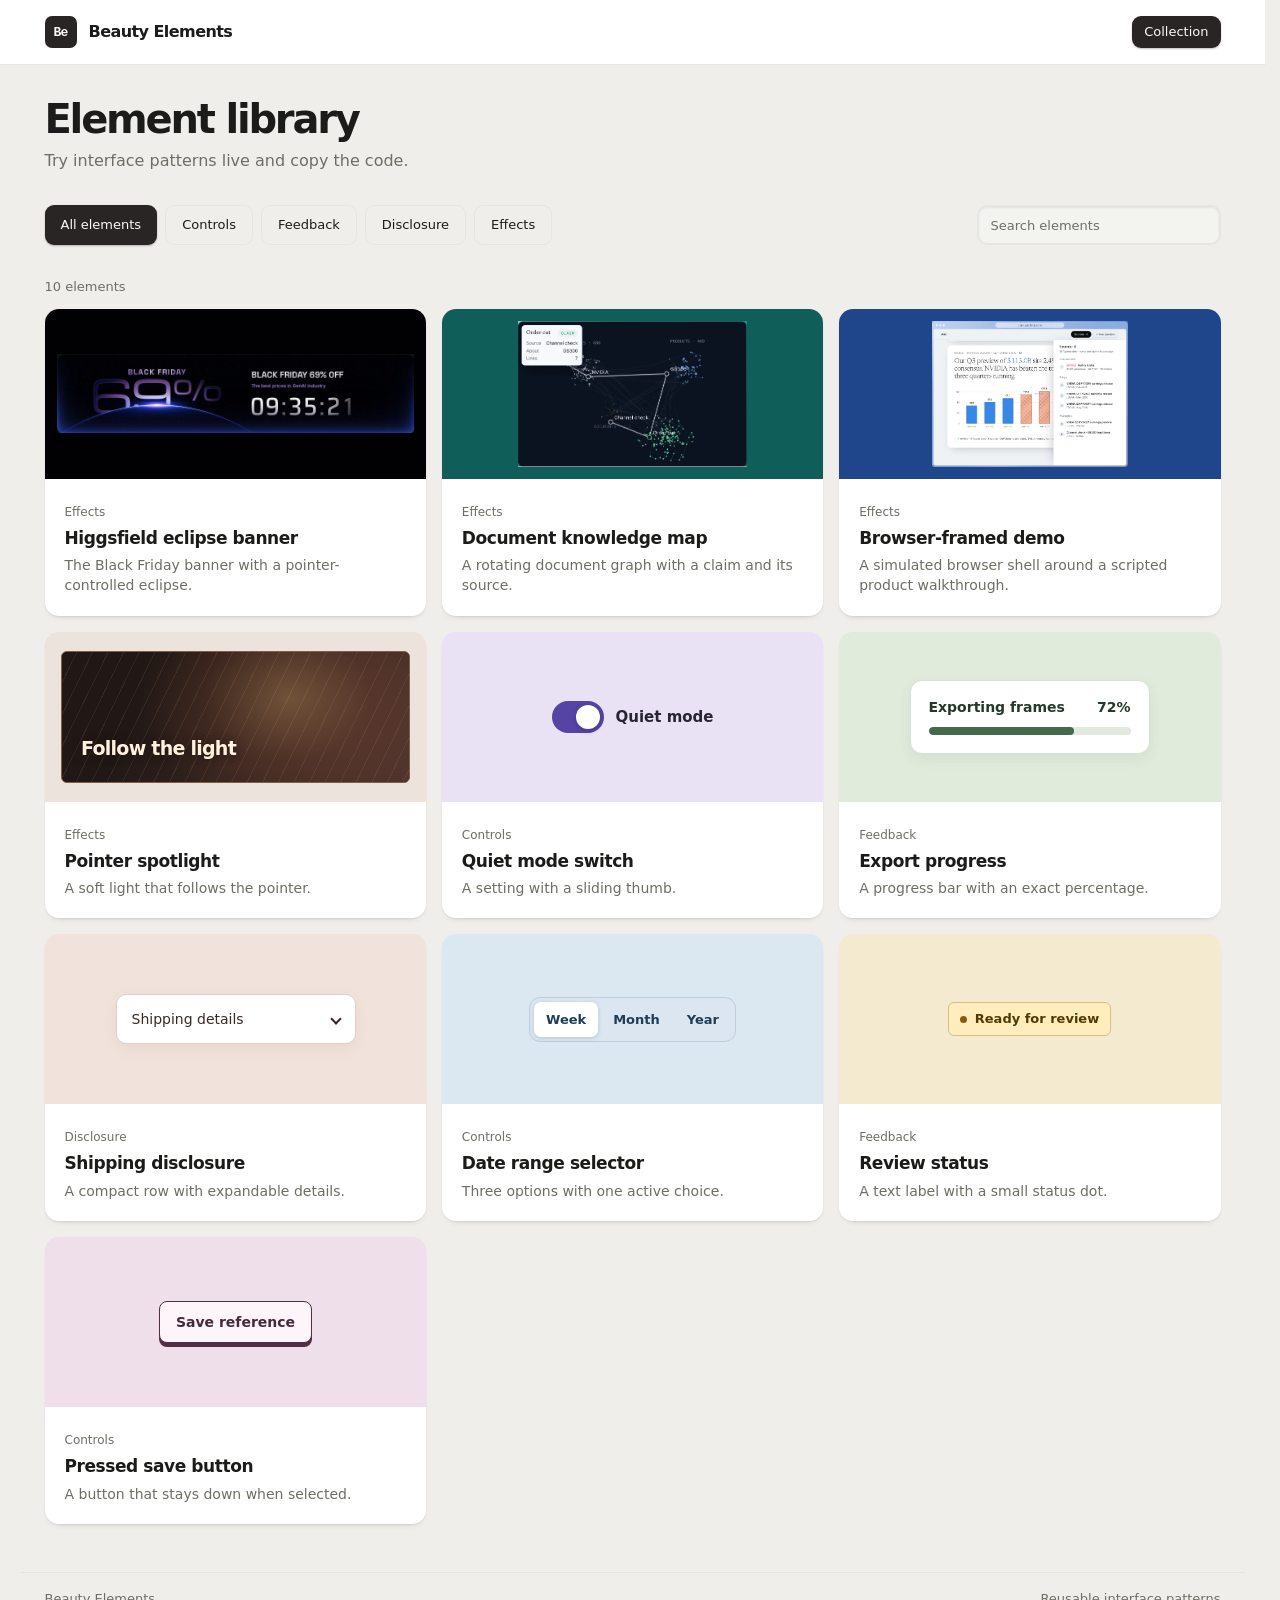
<file: index.html>
<!doctype html>
<html lang="en">
  <head>
    <meta charset="UTF-8" />
    <meta name="viewport" content="width=device-width, initial-scale=1.0" />
    <meta name="description" content="Browse and study reusable UI patterns with live examples and source code." />
    <title>Beauty Elements</title>
    <script type="module" crossorigin src="./assets/index-C_NUYT80.js"></script>
    <link rel="stylesheet" crossorigin href="./assets/index-BrDX8QyM.css">
  </head>
  <body>
    <div id="root"></div>
  </body>
</html>
</file>
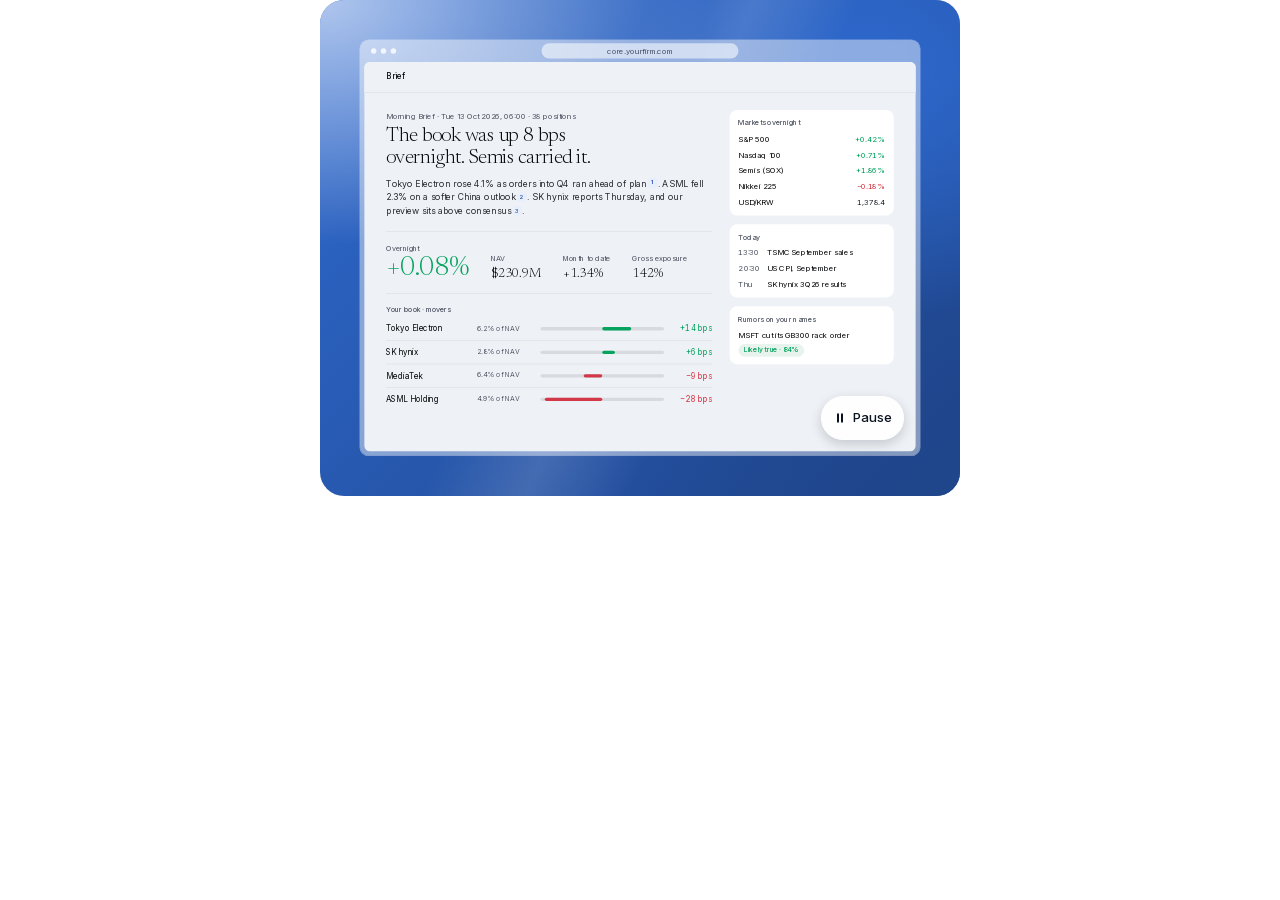
<file: specimens/browser-frame/index.html>
<!doctype html>
<html lang="en">
<head>
  <meta charset="utf-8">
  <meta name="viewport" content="width=device-width, initial-scale=1">
  <meta http-equiv="Content-Security-Policy" content="default-src 'none'; script-src 'self'; style-src 'self' 'unsafe-inline'; img-src 'self' data:; font-src data:; base-uri 'none'; form-action 'none'">
  <title>Browser-framed demo</title>
  <link rel="stylesheet" href="./example.css">
  <script defer src="./reference-runtime.js"></script>
  <script defer src="./example.js"></script>
</head>
<body class="__className_d8ebd1">
<div id="reference" class="relative isolate overflow-hidden rounded-[24px] ring-1 ring-inset ring-white/10 lg:col-span-7">
  <div class="absolute inset-0 -z-10" style="background:radial-gradient(110% 90% at 0% 0%, #b0c6ed 0%, transparent 55%), radial-gradient(80% 70% at 85% 15%, #2e69ce 0%, transparent 70%), radial-gradient(90% 90% at 100% 100%, #1f458b 0%, transparent 65%), linear-gradient(135deg, #2e69ce 0%, #1f458b 100%)"></div>
  <div class="absolute inset-0 -z-10 [background:linear-gradient(115deg,transparent_38%,rgb(255_255_255/0.14)_50%,transparent_62%)]" style="background:linear-gradient(115deg, transparent 38%, rgb(255 255 255 / 0.14) 50%, transparent 62%)"></div>
  <div class="p-4 sm:p-8 lg:p-10 flex justify-center">
    <div class="w-full max-w-[560px]">
      <figure class="relative m-0" aria-label="Browser-framed demo">
        <img id="poster" class="pointer-events-none absolute inset-0 h-full w-full select-none object-cover object-top" src="./media/poster.webp" width="560" height="416" alt="Still preview of the browser-framed demo">
        <div id="demo" class="relative" data-density="editorial" data-theme="light"></div>
      </figure>
    </div>
  </div>
</div>
</body>
</html>
</file>
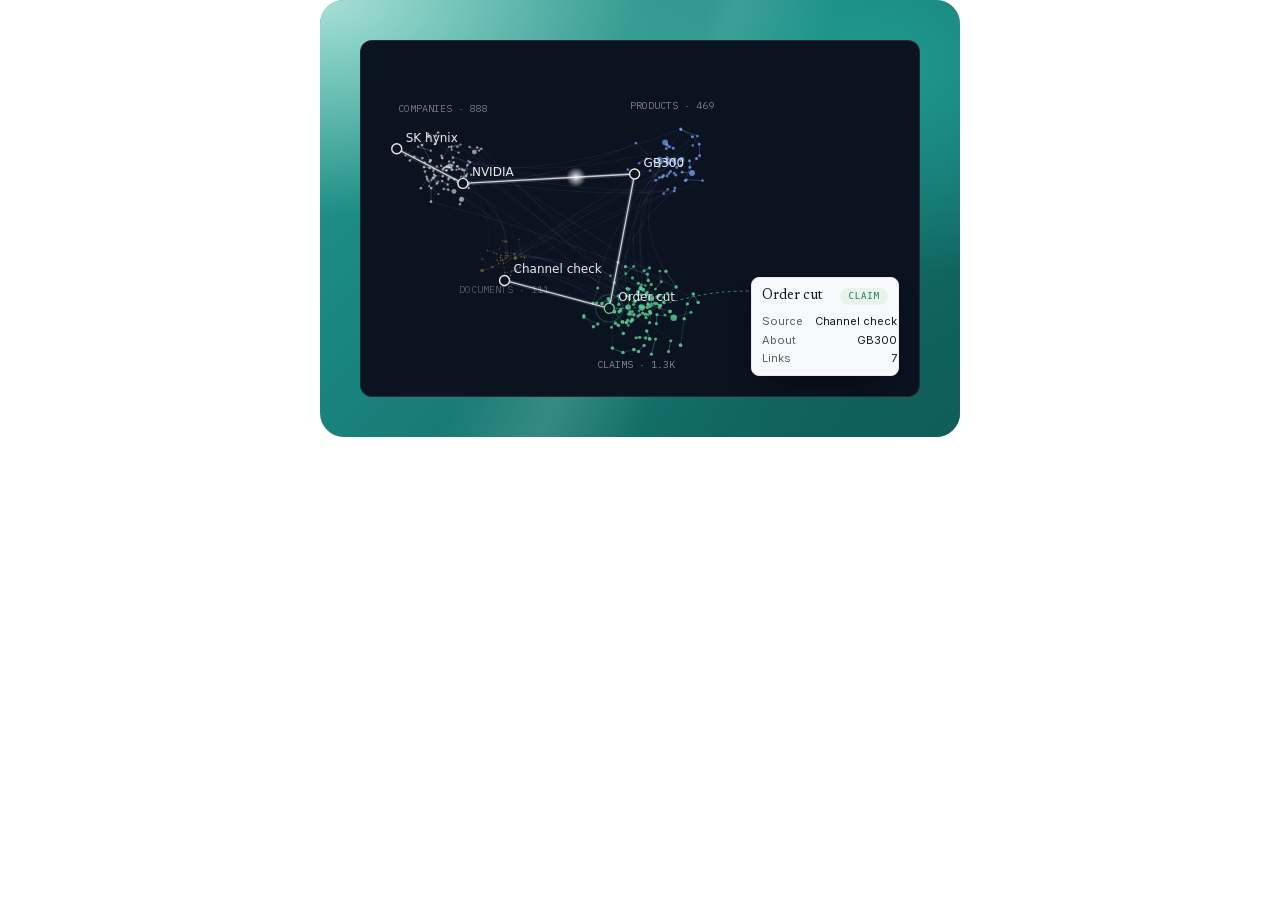
<file: specimens/knowledge-map/index.html>
<!doctype html>
<html lang="en">
<head>
  <meta charset="utf-8">
  <meta name="viewport" content="width=device-width, initial-scale=1">
  <meta http-equiv="Content-Security-Policy" content="default-src 'none'; script-src 'self'; style-src 'self' 'unsafe-inline'; img-src 'self' data:; font-src data:; base-uri 'none'; form-action 'none'">
  <title>Document knowledge map</title>
  <link rel="stylesheet" href="./example.css">
  <script defer src="./reference-runtime.js"></script>
  <script defer src="./example.js"></script>
</head>
<body class="__className_d8ebd1">
<div id="reference" class="relative isolate overflow-hidden rounded-[24px] ring-1 ring-inset ring-white/10 lg:col-span-7">
  <div class="absolute inset-0 -z-10" style="background:radial-gradient(110% 90% at 0% 0%, #a7e0d6 0%, transparent 55%), radial-gradient(80% 70% at 85% 15%, #1f9a8f 0%, transparent 70%), radial-gradient(90% 90% at 100% 100%, #0f5e5a 0%, transparent 65%), linear-gradient(135deg, #1f9a8f 0%, #0f5e5a 100%)"></div>
  <div class="absolute inset-0 -z-10 [background:linear-gradient(115deg,transparent_38%,rgb(255_255_255/0.14)_50%,transparent_62%)]" style="background:linear-gradient(115deg, transparent 38%, rgb(255 255 255 / 0.14) 50%, transparent 62%)"></div>
  <div class="p-4 sm:p-8 lg:p-10 flex justify-center">
    <div class="w-full max-w-[560px]">
      <figure class="relative m-0" aria-label="Document knowledge map">
        <img id="poster" class="pointer-events-none absolute inset-0 h-full w-full select-none object-cover object-top" src="./media/poster.webp" width="560" height="357" alt="Still preview of the document knowledge map">
        <div class="relative">
          <div id="demo" data-theme="dark" class="overflow-hidden rounded-[12px] border border-white/10 bg-[#0b1220] text-[#e9eaee] shadow-[0_24px_48px_-16px_rgb(10_20_40/0.28),0_2px_6px_rgb(10_20_40/0.08)]"></div>
        </div>
      </figure>
    </div>
  </div>
</div>
</body>
</html>
</file>
<file: assets/index-BrDX8QyM.css>
@font-face{font-family:Geist Variable;font-style:normal;font-display:swap;font-weight:100 900;src:url(./geist-cyrillic-ext-wght-normal-DjL33-gN.woff2)format("woff2-variations");unicode-range:U+460-52F,U+1C80-1C8A,U+20B4,U+2DE0-2DFF,U+A640-A69F,U+FE2E-FE2F}@font-face{font-family:Geist Variable;font-style:normal;font-display:swap;font-weight:100 900;src:url(./geist-cyrillic-wght-normal-BEAKL7Jp.woff2)format("woff2-variations");unicode-range:U+301,U+400-45F,U+490-491,U+4B0-4B1,U+2116}@font-face{font-family:Geist Variable;font-style:normal;font-display:swap;font-weight:100 900;src:url(./geist-vietnamese-wght-normal-6IgcOCM7.woff2)format("woff2-variations");unicode-range:U+102-103,U+110-111,U+128-129,U+168-169,U+1A0-1A1,U+1AF-1B0,U+300-301,U+303-304,U+308-309,U+323,U+329,U+1EA0-1EF9,U+20AB}@font-face{font-family:Geist Variable;font-style:normal;font-display:swap;font-weight:100 900;src:url(./geist-latin-ext-wght-normal-DC-KSUi6.woff2)format("woff2-variations");unicode-range:U+100-2BA,U+2BD-2C5,U+2C7-2CC,U+2CE-2D7,U+2DD-2FF,U+304,U+308,U+329,U+1D00-1DBF,U+1E00-1E9F,U+1EF2-1EFF,U+2020,U+20A0-20AB,U+20AD-20C0,U+2113,U+2C60-2C7F,U+A720-A7FF}@font-face{font-family:Geist Variable;font-style:normal;font-display:swap;font-weight:100 900;src:url(./geist-latin-wght-normal-BgDaEnEv.woff2)format("woff2-variations");unicode-range:U+??,U+131,U+152-153,U+2BB-2BC,U+2C6,U+2DA,U+2DC,U+304,U+308,U+329,U+2000-206F,U+20AC,U+2122,U+2191,U+2193,U+2212,U+2215,U+FEFF,U+FFFD}@layer properties{@supports (((-webkit-hyphens:none)) and (not (margin-trim:block))) or ((-moz-orient:inline) and (not (color:rgb(from red r g b)))){*,:before,:after,::backdrop{--tw-rotate-x:initial;--tw-rotate-y:initial;--tw-rotate-z:initial;--tw-skew-x:initial;--tw-skew-y:initial;--tw-space-y-reverse:0;--tw-border-style:solid;--tw-leading:initial;--tw-font-weight:initial;--tw-tracking:initial;--tw-shadow:0 0 #0000;--tw-shadow-color:initial;--tw-shadow-alpha:100%;--tw-inset-shadow:0 0 #0000;--tw-inset-shadow-color:initial;--tw-inset-shadow-alpha:100%;--tw-ring-color:initial;--tw-ring-shadow:0 0 #0000;--tw-inset-ring-color:initial;--tw-inset-ring-shadow:0 0 #0000;--tw-ring-inset:initial;--tw-ring-offset-width:0px;--tw-ring-offset-color:#fff;--tw-ring-offset-shadow:0 0 #0000;--tw-outline-style:solid;--tw-blur:initial;--tw-brightness:initial;--tw-contrast:initial;--tw-grayscale:initial;--tw-hue-rotate:initial;--tw-invert:initial;--tw-opacity:initial;--tw-saturate:initial;--tw-sepia:initial;--tw-drop-shadow:initial;--tw-drop-shadow-color:initial;--tw-drop-shadow-alpha:100%;--tw-drop-shadow-size:initial;--tw-duration:initial;--tw-translate-x:0;--tw-translate-y:0;--tw-translate-z:0;--tw-animation-delay:0s;--tw-animation-direction:normal;--tw-animation-duration:initial;--tw-animation-fill-mode:none;--tw-animation-iteration-count:1;--tw-enter-blur:0;--tw-enter-opacity:1;--tw-enter-rotate:0;--tw-enter-scale:1;--tw-enter-translate-x:0;--tw-enter-translate-y:0;--tw-exit-blur:0;--tw-exit-opacity:1;--tw-exit-rotate:0;--tw-exit-scale:1;--tw-exit-translate-x:0;--tw-exit-translate-y:0}}}@layer theme{:root,:host{--font-sans:var(--font-sans);--font-serif:var(--font-serif);--font-mono:var(--font-mono);--spacing:.25rem;--text-xs:.75rem;--text-xs--line-height:calc(1 / .75);--font-weight-medium:500;--tracking-widest:.1em;--leading-snug:1.375;--leading-relaxed:1.625;--shadow-sm:0 1px 3px 0 #0000001a, 0 1px 2px -1px #0000001a;--shadow-md:0 4px 6px -1px #0000001a, 0 2px 4px -2px #0000001a;--shadow-lg:0 10px 15px -3px #0000001a, 0 4px 6px -4px #0000001a;--ease-out:cubic-bezier(0, 0, .2, 1);--default-transition-duration:.15s;--default-transition-timing-function:cubic-bezier(.4, 0, .2, 1);--default-font-family:var(--font-sans);--default-mono-font-family:var(--font-mono)}}@layer base{*,:after,:before,::backdrop{box-sizing:border-box;border:0 solid;margin:0;padding:0}::file-selector-button{box-sizing:border-box;border:0 solid;margin:0;padding:0}html,:host{-webkit-text-size-adjust:100%;tab-size:4;line-height:1.5;font-family:var(--default-font-family,-apple-system, BlinkMacSystemFont, "Segoe UI", Roboto, "Helvetica Neue", "Noto Sans", Arial, sans-serif, "Apple Color Emoji", "Segoe UI Emoji", "Segoe UI Symbol", "Noto Color Emoji");font-feature-settings:var(--default-font-feature-settings,normal);font-variation-settings:var(--default-font-variation-settings,normal);-webkit-tap-highlight-color:transparent}hr{height:0;color:inherit;border-top-width:1px}abbr:where([title]){-webkit-text-decoration:underline dotted;text-decoration:underline dotted}h1,h2,h3,h4,h5,h6{font-size:inherit;font-weight:inherit}a{color:inherit;-webkit-text-decoration:inherit;-webkit-text-decoration:inherit;-webkit-text-decoration:inherit;-webkit-text-decoration:inherit;text-decoration:inherit}b,strong{font-weight:bolder}code,kbd,samp,pre{font-family:var(--default-mono-font-family,ui-monospace, SFMono-Regular, Menlo, Monaco, Consolas, "Liberation Mono", "Courier New", monospace);font-feature-settings:var(--default-mono-font-feature-settings,normal);font-variation-settings:var(--default-mono-font-variation-settings,normal);font-size:1em}small{font-size:80%}sub,sup{vertical-align:baseline;font-size:75%;line-height:0;position:relative}sub{bottom:-.25em}sup{top:-.5em}table{text-indent:0;border-color:inherit;border-collapse:collapse}:-moz-focusring:where(:not(iframe)){outline:auto}progress{vertical-align:baseline}summary{display:list-item}ol,ul,menu{list-style:none}img,svg,video,canvas,audio,iframe,embed,object{vertical-align:middle;display:block}img,video{max-width:100%;height:auto}button,input,select,optgroup,textarea{font:inherit;font-feature-settings:inherit;font-variation-settings:inherit;letter-spacing:inherit;color:inherit;opacity:1;background-color:#0000;border-radius:0}::file-selector-button{font:inherit;font-feature-settings:inherit;font-variation-settings:inherit;letter-spacing:inherit;color:inherit;opacity:1;background-color:#0000;border-radius:0}:where(select:is([multiple],[size])) optgroup{font-weight:bolder}:where(select:is([multiple],[size])) optgroup option{padding-inline-start:20px}::file-selector-button{margin-inline-end:4px}::placeholder{opacity:1}@supports (not ((-webkit-appearance:-apple-pay-button))) or (contain-intrinsic-size:1px){::placeholder{color:currentColor}@supports (color:color-mix(in lab, red, red)){::placeholder{color:color-mix(in oklab, currentcolor 50%, transparent)}}}textarea{resize:vertical}::-webkit-search-decoration{-webkit-appearance:none}::-webkit-date-and-time-value{min-height:1lh;text-align:inherit}::-webkit-datetime-edit{display:inline-flex}::-webkit-datetime-edit-fields-wrapper{padding:0}::-webkit-datetime-edit{padding-block:0}::-webkit-datetime-edit-year-field{padding-block:0}::-webkit-datetime-edit-month-field{padding-block:0}::-webkit-datetime-edit-day-field{padding-block:0}::-webkit-datetime-edit-hour-field{padding-block:0}::-webkit-datetime-edit-minute-field{padding-block:0}::-webkit-datetime-edit-second-field{padding-block:0}::-webkit-datetime-edit-millisecond-field{padding-block:0}::-webkit-datetime-edit-meridiem-field{padding-block:0}::-webkit-calendar-picker-indicator{line-height:1}:-moz-ui-invalid{box-shadow:none}button,input:where([type=button],[type=reset],[type=submit]){appearance:button}::file-selector-button{appearance:button}::-webkit-inner-spin-button{height:auto}::-webkit-outer-spin-button{height:auto}[hidden]:where(:not([hidden=until-found])){display:none!important}*{border-color:var(--border);outline-color:var(--ring)}@supports (color:color-mix(in lab, red, red)){*{outline-color:color-mix(in oklab, var(--ring) 50%, transparent)}}body{background-color:var(--background);color:var(--foreground);font-family:var(--font-sans);-webkit-font-smoothing:antialiased;text-rendering:optimizelegibility}::selection{background:var(--primary);color:var(--primary-foreground)}html{scrollbar-gutter:stable}@supports (scrollbar-gutter:stable){html body[data-scroll-locked]{margin-right:0!important}}}@layer components;@layer utilities{.pointer-events-none{pointer-events:none}.visible{visibility:visible}.absolute{position:absolute}.fixed{position:fixed}.static{position:static}.inset-0{inset:0}.left-0{left:0}.block{display:block}.contents{display:contents}.flex{display:flex}.inline{display:inline}.inline-flex{display:inline-flex}.table{display:table}.size-full{width:100%;height:100%}.h-8{height:calc(var(--spacing) * 8)}.h-10{height:calc(var(--spacing) * 10)}.h-11{height:calc(var(--spacing) * 11)}.min-h-\[5\.5rem\]{min-height:5.5rem}.w-8{width:calc(var(--spacing) * 8)}.w-10{width:calc(var(--spacing) * 10)}.w-full{width:100%}.shrink{flex-shrink:1}.transform{transform:var(--tw-rotate-x, ) var(--tw-rotate-y, ) var(--tw-rotate-z, ) var(--tw-skew-x, ) var(--tw-skew-y, )}.resize{resize:both}.resize-y{resize:vertical}.flex-col{flex-direction:column}.items-center{align-items:center}.justify-center{justify-content:center}.gap-2{gap:calc(var(--spacing) * 2)}:where(.space-y-1>:not(:last-child)){--tw-space-y-reverse:0;margin-block-start:calc(var(--spacing) * var(--tw-space-y-reverse));margin-block-end:calc(var(--spacing) * calc(1 - var(--tw-space-y-reverse)))}.rounded-\[0\.5rem\]{border-radius:.5rem}.rounded-\[0\.625rem\]{border-radius:.625rem}.rounded-\[0\.875rem\]{border-radius:.875rem}.rounded-\[0\.5625rem\]{border-radius:.5625rem}.rounded-\[inherit\]{border-radius:inherit}.border{border-style:var(--tw-border-style);border-width:1px}.border-2{border-style:var(--tw-border-style);border-width:2px}.border-l{border-left-style:var(--tw-border-style);border-left-width:1px}.border-border{border-color:var(--border)}.bg-card{background-color:var(--card)}.bg-destructive{background-color:var(--destructive)}.bg-input{background-color:var(--input)}.bg-primary{background-color:var(--primary)}.bg-transparent{background-color:#0000}.object-cover{object-fit:cover}.p-5{padding:calc(var(--spacing) * 5)}.px-0{padding-inline:0}.px-3{padding-inline:calc(var(--spacing) * 3)}.px-4{padding-inline:calc(var(--spacing) * 4)}.px-5{padding-inline:calc(var(--spacing) * 5)}.py-2{padding-block:calc(var(--spacing) * 2)}.py-2\.5{padding-block:calc(var(--spacing) * 2.5)}.pt-0{padding-top:0}.font-mono{font-family:var(--font-mono)}.text-xs{font-size:var(--text-xs);line-height:var(--tw-leading,var(--text-xs--line-height))}.text-\[0\.8125rem\]{font-size:.8125rem}.text-\[0\.9375rem\]{font-size:.9375rem}.leading-\[1\.25rem\]{--tw-leading:1.25rem;line-height:1.25rem}.leading-relaxed{--tw-leading:var(--leading-relaxed);line-height:var(--leading-relaxed)}.leading-snug{--tw-leading:var(--leading-snug);line-height:var(--leading-snug)}.font-medium{--tw-font-weight:var(--font-weight-medium);font-weight:var(--font-weight-medium)}.tracking-\[-0\.02em\]{--tw-tracking:-.02em;letter-spacing:-.02em}.tracking-widest{--tw-tracking:var(--tracking-widest);letter-spacing:var(--tracking-widest)}.whitespace-nowrap{white-space:nowrap}.text-accent-foreground{color:var(--accent-foreground)}.text-card-foreground{color:var(--card-foreground)}.text-destructive-foreground{color:var(--destructive-foreground)}.text-foreground{color:var(--foreground)}.text-muted-foreground{color:var(--muted-foreground)}.text-primary{color:var(--primary)}.text-primary-foreground{color:var(--primary-foreground)}.uppercase{text-transform:uppercase}.underline-offset-4{text-underline-offset:4px}.shadow{--tw-shadow:0 1px 3px 0 var(--tw-shadow-color,#0000001a), 0 1px 2px -1px var(--tw-shadow-color,#0000001a);box-shadow:var(--tw-inset-shadow), var(--tw-inset-ring-shadow), var(--tw-ring-offset-shadow), var(--tw-ring-shadow), var(--tw-shadow)}.shadow-\[var\(--shadow-cap\)\]{--tw-shadow:var(--shadow-cap);box-shadow:var(--tw-inset-shadow), var(--tw-inset-ring-shadow), var(--tw-ring-offset-shadow), var(--tw-ring-shadow), var(--tw-shadow)}.shadow-\[var\(--shadow-lift\)\]{--tw-shadow:var(--shadow-lift);box-shadow:var(--tw-inset-shadow), var(--tw-inset-ring-shadow), var(--tw-ring-offset-shadow), var(--tw-ring-shadow), var(--tw-shadow)}.shadow-\[var\(--shadow-thumb\)\]{--tw-shadow:var(--shadow-thumb);box-shadow:var(--tw-inset-shadow), var(--tw-inset-ring-shadow), var(--tw-ring-offset-shadow), var(--tw-ring-shadow), var(--tw-shadow)}.shadow-\[var\(--shadow-well\)\]{--tw-shadow:var(--shadow-well);box-shadow:var(--tw-inset-shadow), var(--tw-inset-ring-shadow), var(--tw-ring-offset-shadow), var(--tw-ring-shadow), var(--tw-shadow)}.ring{--tw-ring-shadow:var(--tw-ring-inset, ) 0 0 0 calc(1px + var(--tw-ring-offset-width)) var(--tw-ring-color,currentcolor);box-shadow:var(--tw-inset-shadow), var(--tw-inset-ring-shadow), var(--tw-ring-offset-shadow), var(--tw-ring-shadow), var(--tw-shadow)}.outline{outline-style:var(--tw-outline-style);outline-width:1px}.filter{filter:var(--tw-blur, ) var(--tw-brightness, ) var(--tw-contrast, ) var(--tw-grayscale, ) var(--tw-hue-rotate, ) var(--tw-invert, ) var(--tw-saturate, ) var(--tw-sepia, ) var(--tw-drop-shadow, )}.transition-\[background-color\,border-color\,box-shadow\,transform\]{transition-property:background-color,border-color,box-shadow,transform;transition-timing-function:var(--tw-ease,var(--default-transition-timing-function));transition-duration:var(--tw-duration,var(--default-transition-duration))}.transition-\[background-color\,border-color\,box-shadow\]{transition-property:background-color,border-color,box-shadow;transition-timing-function:var(--tw-ease,var(--default-transition-timing-function));transition-duration:var(--tw-duration,var(--default-transition-duration))}.duration-fast{--tw-duration:var(--transition-duration-fast);transition-duration:var(--transition-duration-fast)}.select-none{-webkit-user-select:none;user-select:none}.paused{animation-play-state:paused}.file\:border-0::file-selector-button{border-style:var(--tw-border-style);border-width:0}.file\:bg-transparent::file-selector-button{background-color:#0000}.file\:text-\[0\.8125rem\]::file-selector-button{font-size:.8125rem}.file\:font-medium::file-selector-button{--tw-font-weight:var(--font-weight-medium);font-weight:var(--font-weight-medium)}.file\:text-foreground::file-selector-button{color:var(--foreground)}.placeholder\:text-muted-foreground::placeholder{color:var(--muted-foreground)}@media (hover:hover){.hover\:border-foreground\/30:hover{border-color:var(--foreground)}@supports (color:color-mix(in lab, red, red)){.hover\:border-foreground\/30:hover{border-color:color-mix(in oklab, var(--foreground) 30%, transparent)}}.hover\:bg-destructive\/90:hover{background-color:var(--destructive)}@supports (color:color-mix(in lab, red, red)){.hover\:bg-destructive\/90:hover{background-color:color-mix(in oklab, var(--destructive) 90%, transparent)}}.hover\:bg-primary\/90:hover{background-color:var(--primary)}@supports (color:color-mix(in lab, red, red)){.hover\:bg-primary\/90:hover{background-color:color-mix(in oklab, var(--primary) 90%, transparent)}}.hover\:bg-secondary:hover{background-color:var(--secondary)}.hover\:text-foreground:hover{color:var(--foreground)}.hover\:underline:hover{text-decoration-line:underline}}.focus-visible\:border-ring:focus-visible{border-color:var(--ring)}.focus-visible\:bg-card:focus-visible{background-color:var(--card)}.focus-visible\:bg-ring\/\[0\.06\]:focus-visible{background-color:var(--ring)}@supports (color:color-mix(in lab, red, red)){.focus-visible\:bg-ring\/\[0\.06\]:focus-visible{background-color:color-mix(in oklab, var(--ring) 6%, transparent)}}.focus-visible\:underline:focus-visible{text-decoration-line:underline}.focus-visible\:shadow-\[inset_0_0_0_0\.0625rem_var\(--ring\)\,var\(--shadow-focus-lift\)\]:focus-visible{--tw-shadow:inset 0 0 0 .0625rem var(--tw-shadow-color,var(--ring)), var(--shadow-focus-lift);box-shadow:var(--tw-inset-shadow), var(--tw-inset-ring-shadow), var(--tw-ring-offset-shadow), var(--tw-ring-shadow), var(--tw-shadow)}.focus-visible\:shadow-\[inset_0_0_0_0\.0625rem_var\(--ring\)\]:focus-visible{--tw-shadow:inset 0 0 0 .0625rem var(--tw-shadow-color,var(--ring));box-shadow:var(--tw-inset-shadow), var(--tw-inset-ring-shadow), var(--tw-ring-offset-shadow), var(--tw-ring-shadow), var(--tw-shadow)}.focus-visible\:shadow-\[var\(--shadow-focus-lift\)\]:focus-visible{--tw-shadow:var(--shadow-focus-lift);box-shadow:var(--tw-inset-shadow), var(--tw-inset-ring-shadow), var(--tw-ring-offset-shadow), var(--tw-ring-shadow), var(--tw-shadow)}.focus-visible\:shadow-\[var\(--shadow-thumb\)\,0_0_0_0\.0938rem_var\(--ring-inverted\)\]:focus-visible{--tw-shadow:var(--shadow-thumb), 0 0 0 .0938rem var(--tw-shadow-color,var(--ring-inverted));box-shadow:var(--tw-inset-shadow), var(--tw-inset-ring-shadow), var(--tw-ring-offset-shadow), var(--tw-ring-shadow), var(--tw-shadow)}.focus-visible\:shadow-none:focus-visible{--tw-shadow:0 0 #0000;box-shadow:var(--tw-inset-shadow), var(--tw-inset-ring-shadow), var(--tw-ring-offset-shadow), var(--tw-ring-shadow), var(--tw-shadow)}.focus-visible\:outline-none:focus-visible{--tw-outline-style:none;outline-style:none}.active\:translate-y-px:active{--tw-translate-y:1px;translate:var(--tw-translate-x) var(--tw-translate-y)}.disabled\:pointer-events-none:disabled{pointer-events:none}.disabled\:cursor-not-allowed:disabled{cursor:not-allowed}.disabled\:opacity-50:disabled{opacity:.5}.aria-invalid\:border-destructive[aria-invalid=true]{border-color:var(--destructive)}.aria-invalid\:bg-card[aria-invalid=true]{background-color:var(--card)}.\[\&_svg\]\:pointer-events-none svg{pointer-events:none}.\[\&_svg\]\:size-4 svg{width:calc(var(--spacing) * 4);height:calc(var(--spacing) * 4)}.\[\&_svg\]\:shrink-0 svg{flex-shrink:0}[aria-invalid=true]:is(input,textarea,select,[role=combobox],[role=checkbox],[role=radio]),[role=radiogroup][aria-invalid=true] [role=radio]{border-color:var(--destructive)}[aria-invalid=true]:is(input,textarea,select,[role=combobox],[role=checkbox],[role=radio]):focus-visible,[role=radiogroup][aria-invalid=true] [role=radio]:focus-visible{border-color:var(--destructive);--tw-ring-color:var(--destructive)}@supports (color:color-mix(in lab, red, red)){[aria-invalid=true]:is(input,textarea,select,[role=combobox],[role=checkbox],[role=radio]):focus-visible,[role=radiogroup][aria-invalid=true] [role=radio]:focus-visible{--tw-ring-color:color-mix(in oklch, var(--destructive) 35%, transparent)}}@keyframes deny-shake{25%{translate:-.09375rem}50%{translate:.109375rem}75%{translate:-.109375rem}}@media (prefers-reduced-motion:no-preference){[aria-invalid=true]:is(input,textarea,select,[role=combobox],[role=checkbox],[role=radio]),[role=radiogroup][aria-invalid=true] [role=radio]{animation:.25s linear deny-shake}[data-input-otp-container]:has([aria-invalid=true]){animation:.25s linear deny-shake}}}@property --tw-animation-delay{syntax:"*";inherits:false;initial-value:0s}@property --tw-animation-direction{syntax:"*";inherits:false;initial-value:normal}@property --tw-animation-duration{syntax:"*";inherits:false}@property --tw-animation-fill-mode{syntax:"*";inherits:false;initial-value:none}@property --tw-animation-iteration-count{syntax:"*";inherits:false;initial-value:1}@property --tw-enter-blur{syntax:"*";inherits:false;initial-value:0}@property --tw-enter-opacity{syntax:"*";inherits:false;initial-value:1}@property --tw-enter-rotate{syntax:"*";inherits:false;initial-value:0}@property --tw-enter-scale{syntax:"*";inherits:false;initial-value:1}@property --tw-enter-translate-x{syntax:"*";inherits:false;initial-value:0}@property --tw-enter-translate-y{syntax:"*";inherits:false;initial-value:0}@property --tw-exit-blur{syntax:"*";inherits:false;initial-value:0}@property --tw-exit-opacity{syntax:"*";inherits:false;initial-value:1}@property --tw-exit-rotate{syntax:"*";inherits:false;initial-value:0}@property --tw-exit-scale{syntax:"*";inherits:false;initial-value:1}@property --tw-exit-translate-x{syntax:"*";inherits:false;initial-value:0}@property --tw-exit-translate-y{syntax:"*";inherits:false;initial-value:0}:root{--background:oklch(94.88% .0054 95.1);--foreground:oklch(22.13% .0038 106.71);--card:oklch(100% 0 0);--card-foreground:oklch(22.13% .0038 106.71);--popover:oklch(100% 0 0);--popover-foreground:oklch(22.13% .0038 106.71);--primary:oklch(26.85% .0063 34.3);--primary-foreground:oklch(98.48% .0013 106.42);--secondary:oklch(97.26% .0026 106.45);--secondary-foreground:oklch(39.19% .0115 106.92);--muted:oklch(97.26% .0026 106.45);--muted-foreground:oklch(53.57% .0122 106.8);--accent:oklch(95.92% .0193 273.24);--accent-foreground:oklch(58.32% .227 268.34);--destructive:oklch(55.63% .1632 32);--destructive-foreground:oklch(100% 0 0);--success:oklch(52.62% .0942 151.04);--warning:oklch(66.58% .1574 58.32);--border:oklch(92.32% .0026 48.72);--input:oklch(96.99% .0013 106.42/.7);--ring:oklch(58.32% .227 268.34);--ring-inverted:oklch(76.66% .1184 268.16);--radius:.625rem;--font-sans:"Geist", -apple-system, BlinkMacSystemFont, ui-sans-serif, system-ui, "Segoe UI", sans-serif;--font-serif:Georgia, "Iowan Old Style", "Times New Roman", serif;--font-mono:"Geist Mono", ui-monospace, "SF Mono", SFMono-Regular, Menlo, Consolas, monospace;--shadow-lift:0 .0625rem .125rem oklch(21.61% .0061 56.04/.06), 0 .25rem .625rem -.5rem oklch(21.61% .0061 56.04/.45);--shadow-well:inset 0 .0625rem .125rem oklch(21.61% .0061 56.04/.07);--shadow-cap:0 .0938rem 0 oklch(21.61% .0061 56.04/.09), inset 0 0 0 .0625rem oklch(21.61% .0061 56.04/.11);--shadow-row:inset 0 0 0 .0625rem oklch(21.61% .0061 56.04/.07), 0 .0625rem .125rem oklch(21.61% .0061 56.04/.05);--shadow-float-dropdown:0 1rem 2.25rem -1.125rem oklch(21.61% .0061 56.04/.5);--shadow-float-popover:0 1.125rem 2.5rem -1.5rem oklch(21.61% .0061 56.04/.5);--shadow-float-modal:0 1.75rem 3.5rem -1.5rem oklch(21.61% .0061 56.04/.45);--shadow-thumb:0 .0625rem .125rem oklch(21.61% .0061 56.04/.28);--shadow-focus-lift:0 .0625rem .125rem oklch(21.61% .0061 56.04/.08), 0 .625rem 1.25rem -.875rem oklch(58.32% .227 268.34/.6);--shadow-xs:0 .0625rem .125rem oklch(21.61% .0061 56.04/.06);--shadow-sm:var(--shadow-lift);--shadow-md:var(--shadow-float-dropdown);--shadow-lg:var(--shadow-float-popover);--shadow-xl:var(--shadow-float-modal);--shadow-s:var(--shadow-sm);--shadow-m:var(--shadow-md);--shadow-l:var(--shadow-lg);--chart-1:oklch(58.32% .227 268.34);--chart-2:oklch(52.62% .0942 151.04);--chart-3:oklch(66.58% .1574 58.32);--chart-4:oklch(55.63% .1632 32);--chart-5:oklch(55.34% .0116 58.07);--sidebar:oklch(94.88% .0054 95.1);--sidebar-foreground:oklch(22.13% .0038 106.71);--sidebar-primary:oklch(26.85% .0063 34.3);--sidebar-primary-foreground:oklch(98.48% .0013 106.42);--sidebar-accent:oklch(97.26% .0026 106.45);--sidebar-accent-foreground:oklch(22.13% .0038 106.71);--sidebar-border:oklch(92.32% .0026 48.72);--sidebar-ring:oklch(58.32% .227 268.34);--transition-duration-fast:.15s;--transition-duration-base:.2s;--transition-duration-slow:.28s;--ease-out:cubic-bezier(.165, .84, .44, 1);--ease-in-out:cubic-bezier(.645, .045, .355, 1);--ease-in:cubic-bezier(.55, .055, .675, .19);--default-transition-duration:var(--transition-duration-fast);--default-transition-timing-function:var(--ease-out);--ai-label:var(--muted);--ai-label-foreground:var(--foreground);--layout-density:comfortable;--layout-density-source:design-system;--layout-sidebar:calc(var(--spacing,.25rem) * 56);--layout-inset:calc(var(--spacing,.25rem) * 6);--layout-section-gap:calc(var(--spacing,.25rem) * 8);--layout-column-gap:calc(var(--spacing,.25rem) * 4);--layout-card-padding:calc(var(--spacing,.25rem) * 5)}@property --tw-rotate-x{syntax:"*";inherits:false}@property --tw-rotate-y{syntax:"*";inherits:false}@property --tw-rotate-z{syntax:"*";inherits:false}@property --tw-skew-x{syntax:"*";inherits:false}@property --tw-skew-y{syntax:"*";inherits:false}@property --tw-space-y-reverse{syntax:"*";inherits:false;initial-value:0}@property --tw-border-style{syntax:"*";inherits:false;initial-value:solid}@property --tw-leading{syntax:"*";inherits:false}@property --tw-font-weight{syntax:"*";inherits:false}@property --tw-tracking{syntax:"*";inherits:false}@property --tw-shadow{syntax:"*";inherits:false;initial-value:0 0 #0000}@property --tw-shadow-color{syntax:"*";inherits:false}@property --tw-shadow-alpha{syntax:"<percentage>";inherits:false;initial-value:100%}@property --tw-inset-shadow{syntax:"*";inherits:false;initial-value:0 0 #0000}@property --tw-inset-shadow-color{syntax:"*";inherits:false}@property --tw-inset-shadow-alpha{syntax:"<percentage>";inherits:false;initial-value:100%}@property --tw-ring-color{syntax:"*";inherits:false}@property --tw-ring-shadow{syntax:"*";inherits:false;initial-value:0 0 #0000}@property --tw-inset-ring-color{syntax:"*";inherits:false}@property --tw-inset-ring-shadow{syntax:"*";inherits:false;initial-value:0 0 #0000}@property --tw-ring-inset{syntax:"*";inherits:false}@property --tw-ring-offset-width{syntax:"<length>";inherits:false;initial-value:0}@property --tw-ring-offset-color{syntax:"*";inherits:false;initial-value:#fff}@property --tw-ring-offset-shadow{syntax:"*";inherits:false;initial-value:0 0 #0000}@property --tw-outline-style{syntax:"*";inherits:false;initial-value:solid}@property --tw-blur{syntax:"*";inherits:false}@property --tw-brightness{syntax:"*";inherits:false}@property --tw-contrast{syntax:"*";inherits:false}@property --tw-grayscale{syntax:"*";inherits:false}@property --tw-hue-rotate{syntax:"*";inherits:false}@property --tw-invert{syntax:"*";inherits:false}@property --tw-opacity{syntax:"*";inherits:false}@property --tw-saturate{syntax:"*";inherits:false}@property --tw-sepia{syntax:"*";inherits:false}@property --tw-drop-shadow{syntax:"*";inherits:false}@property --tw-drop-shadow-color{syntax:"*";inherits:false}@property --tw-drop-shadow-alpha{syntax:"<percentage>";inherits:false;initial-value:100%}@property --tw-drop-shadow-size{syntax:"*";inherits:false}@property --tw-duration{syntax:"*";inherits:false}@property --tw-translate-x{syntax:"*";inherits:false;initial-value:0}@property --tw-translate-y{syntax:"*";inherits:false;initial-value:0}@property --tw-translate-z{syntax:"*";inherits:false;initial-value:0}:root{--lightningcss-light:initial;--lightningcss-dark: ;color-scheme:light}body{min-width:0}#root{flex-direction:column;min-height:100vh;display:flex}.skip-link{z-index:2;background:var(--background);padding:8px 12px;position:fixed;inset:8px auto auto 8px;transform:translateY(-180%)}.skip-link:focus{transform:translateY(0)}.site-header{border-bottom:1px solid var(--border);background:var(--card)}.site-header-inner,.workspace,.site-footer{width:min(100%,1224px);padding-inline:var(--layout-inset,24px);margin-inline:auto}.site-header-inner{justify-content:space-between;align-items:center;gap:12px;min-height:64px;display:flex}.brand{min-height:44px;color:var(--foreground);letter-spacing:-.035em;align-items:center;gap:12px;font-size:16px;font-weight:650;display:inline-flex}.brand-mark{border-radius:calc(var(--radius) - 3px);background:var(--primary);width:32px;height:32px;color:var(--primary-foreground);letter-spacing:-.07em;place-items:center;font:600 13px/1 ui-monospace,monospace;display:grid}.workspace{flex:1;padding-block:32px 48px}.page-intro{margin-bottom:var(--layout-section-gap,32px)}.page-intro h1{letter-spacing:-.055em;margin:0 0 8px;font-size:clamp(30px,4vw,40px);font-weight:650;line-height:1.1}.page-intro h1:focus{outline:none}.page-intro p,.element-caption p,.note-panel p,.empty-state p{color:var(--muted-foreground);margin:0}.collection-toolbar,.category-list{flex-wrap:wrap;align-items:center;gap:8px;display:flex}.collection-toolbar{justify-content:space-between;column-gap:var(--layout-section-gap,32px);row-gap:16px}.collection-search{width:min(100%,244px)}.results-count{margin:var(--layout-section-gap,32px) 0 12px;color:var(--muted-foreground);font-variant-numeric:tabular-nums;font-size:13px}.element-grid{gap:var(--layout-column-gap,16px);grid-template-columns:repeat(3,minmax(0,1fr));margin:0;padding:0;list-style:none;display:grid}.element-card{height:100%;position:relative;overflow:hidden}.specimen-thumbnail,.specimen-preview{border:0;width:100%;display:block}.specimen-thumbnail{pointer-events:none;height:170px}.element-caption{padding:var(--layout-card-padding,20px)}.element-category{color:var(--muted-foreground);font-size:12px}.element-caption h2{letter-spacing:-.025em;margin:3px 0 4px;font-size:17px;font-weight:650}.element-caption p{font-size:14px;line-height:1.45}.element-caption a:after{content:"";position:absolute;inset:0}.element-card:has(a:hover){outline:1px solid var(--ring)}.element-card:has(a:focus-visible){outline:2px solid var(--ring);outline-offset:3px}.detail-grid{align-items:stretch;gap:var(--layout-column-gap,16px);grid-template-columns:minmax(0,1.7fr) minmax(0,1fr);display:grid}.back-link{min-height:44px;color:var(--muted-foreground);text-underline-offset:3px;align-items:center;margin-bottom:8px;font-size:14px;text-decoration:underline;display:inline-flex}.detail h2,.empty-state h2{letter-spacing:-.025em;margin:0;font-size:17px;font-weight:650}.preview-panel,.note-panel,.empty-state{min-width:0;padding:var(--layout-card-padding,20px);flex-direction:column;gap:12px;display:flex}.specimen-preview{border-radius:calc(var(--radius) - 2px);flex:1 0 264px}.note-panel dl{margin:0}.note-panel dl div{border-top:1px solid var(--border);flex-wrap:wrap;justify-content:space-between;gap:6px;padding-block:8px;font-size:14px;display:flex}.note-panel dt{color:var(--muted-foreground)}.note-panel dd{margin:0}.note-panel a{text-underline-offset:3px;align-items:center;min-height:44px;text-decoration:underline;display:inline-flex}.code-section{margin-top:var(--layout-section-gap,32px)}.copy-status{color:var(--muted-foreground);margin:0;font-size:13px}.copy-status:not(:empty){margin-top:8px}.source-panel{min-width:0;margin-top:12px}.source-toolbar{justify-content:space-between;align-items:center;gap:8px;padding:10px 16px;display:flex}.source-toolbar h3{margin:0;font-size:14px;font-weight:600}.source-panel pre{border-top:1px solid var(--border);border-radius:0 0 var(--radius) var(--radius);background:var(--muted);max-height:360px;color:var(--foreground);margin:0;padding:16px;font:13px/1.65 ui-monospace,monospace;overflow:auto}.empty-state{align-items:flex-start}.site-footer{border-top:1px solid var(--border);color:var(--muted-foreground);flex-wrap:wrap;justify-content:space-between;gap:8px 16px;padding-block:16px;font-size:13px;display:flex}@media (width<=790px){.element-grid{grid-template-columns:repeat(2,minmax(0,1fr))}}@media (width<=560px){.workspace{padding-top:24px}.element-grid,.detail-grid{grid-template-columns:minmax(0,1fr)}.category-list button,.collection-search{min-height:44px}.collection-search{width:100%}.specimen-preview{flex-basis:224px}.banner-preview{flex-basis:auto}.specimen-thumbnail{height:155px}}.banner-thumbnail{object-fit:contain;background:#010104;padding:12px}.banner-detail{grid-template-columns:minmax(0,1fr)}.banner-preview{flex-basis:auto;height:clamp(165px,23vw,275px);min-height:165px}.reference-links{flex-wrap:wrap;gap:8px 20px;display:flex}.empty-state+.collection-results{margin-top:var(--layout-section-gap,32px)}.suggestions-title{letter-spacing:-.025em;margin:0 0 12px;font-size:17px;font-weight:650}.standalone-preview{border:0;width:100%;display:block}
</file>
<file: specimens/browser-frame/example.css>
@font-face {
  font-family: __Inter_d8ebd1;
  font-style: normal;
  font-weight: 100 900;
  font-display: swap;
  src: url([data-uri]) format("woff2");
  unicode-range:
    u+00??, u+0131, u+0152-0153, u+02bb-02bc, u+02c6, u+02da, u+02dc, u+0304,
    u+0308, u+0329, u+2000-206f, u+20ac, u+2122, u+2191, u+2193, u+2212, u+2215,
    u+feff, u+fffd;
}
.__className_d8ebd1 {
  font-family: __Inter_d8ebd1, __Inter_Fallback_d8ebd1;
  font-style: normal;
} /*
! tailwindcss v3.4.10 | MIT License | https://tailwindcss.com
*/
*,
:after,
:before {
  box-sizing: border-box;
  border: 0 solid #e5e7eb;
}
:after,
:before {
  --tw-content: "";
}
:host,
html {
  line-height: 1.5;
  -webkit-text-size-adjust: 100%;
  -moz-tab-size: 4;
  -o-tab-size: 4;
  tab-size: 4;
  font-family:
    ui-sans-serif,
    system-ui,
    sans-serif,
    Apple Color Emoji,
    Segoe UI Emoji,
    Segoe UI Symbol,
    Noto Color Emoji;
  font-feature-settings: normal;
  font-variation-settings: normal;
  -webkit-tap-highlight-color: transparent;
}
body {
  margin: 0;
  line-height: inherit;
}
hr {
  height: 0;
  color: inherit;
  border-top-width: 1px;
}
abbr:where([title]) {
  -webkit-text-decoration: underline dotted;
  text-decoration: underline dotted;
}
h1,
h2,
h3,
h4,
h5,
h6 {
  font-size: inherit;
  font-weight: inherit;
}
a {
  color: inherit;
  text-decoration: inherit;
}
b,
strong {
  font-weight: bolder;
}
code,
kbd,
pre,
samp {
  font-family:
    Fragment Mono,
    ui-monospace,
    SFMono-Regular,
    Menlo,
    monospace;
  font-feature-settings: normal;
  font-variation-settings: normal;
  font-size: 1em;
}
small {
  font-size: 80%;
}
sub,
sup {
  font-size: 75%;
  line-height: 0;
  position: relative;
  vertical-align: baseline;
}
sub {
  bottom: -0.25em;
}
sup {
  top: -0.5em;
}
table {
  text-indent: 0;
  border-color: inherit;
  border-collapse: collapse;
}
button,
input,
optgroup,
select,
textarea {
  font-family: inherit;
  font-feature-settings: inherit;
  font-variation-settings: inherit;
  font-size: 100%;
  font-weight: inherit;
  line-height: inherit;
  letter-spacing: inherit;
  color: inherit;
  margin: 0;
  padding: 0;
}
button,
select {
  text-transform: none;
}
button,
input:where([type="button"]),
input:where([type="reset"]),
input:where([type="submit"]) {
  -webkit-appearance: button;
  background-color: transparent;
  background-image: none;
}
:-moz-focusring {
  outline: auto;
}
:-moz-ui-invalid {
  box-shadow: none;
}
progress {
  vertical-align: baseline;
}
::-webkit-inner-spin-button,
::-webkit-outer-spin-button {
  height: auto;
}
[type="search"] {
  -webkit-appearance: textfield;
  outline-offset: -2px;
}
::-webkit-search-decoration {
  -webkit-appearance: none;
}
::-webkit-file-upload-button {
  -webkit-appearance: button;
  font: inherit;
}
summary {
  display: list-item;
}
blockquote,
dd,
dl,
figure,
h1,
h2,
h3,
h4,
h5,
h6,
hr,
p,
pre {
  margin: 0;
}
fieldset {
  margin: 0;
}
fieldset,
legend {
  padding: 0;
}
menu,
ol,
ul {
  list-style: none;
  margin: 0;
  padding: 0;
}
dialog {
  padding: 0;
}
textarea {
  resize: vertical;
}
input::-moz-placeholder,
textarea::-moz-placeholder {
  opacity: 1;
  color: #9ca3af;
}
input::placeholder,
textarea::placeholder {
  opacity: 1;
  color: #9ca3af;
}
[role="button"],
button {
  cursor: pointer;
}
:disabled {
  cursor: default;
}
audio,
canvas,
embed,
iframe,
img,
object,
svg,
video {
  display: block;
  vertical-align: middle;
}
img,
video {
  max-width: 100%;
  height: auto;
}
[hidden] {
  display: none;
}
*,
:after,
:before {
  --tw-border-spacing-x: 0;
  --tw-border-spacing-y: 0;
  --tw-translate-x: 0;
  --tw-translate-y: 0;
  --tw-rotate: 0;
  --tw-skew-x: 0;
  --tw-skew-y: 0;
  --tw-scale-x: 1;
  --tw-scale-y: 1;
  --tw-pan-x: ;
  --tw-pan-y: ;
  --tw-pinch-zoom: ;
  --tw-scroll-snap-strictness: proximity;
  --tw-gradient-from-position: ;
  --tw-gradient-via-position: ;
  --tw-gradient-to-position: ;
  --tw-ordinal: ;
  --tw-slashed-zero: ;
  --tw-numeric-figure: ;
  --tw-numeric-spacing: ;
  --tw-numeric-fraction: ;
  --tw-ring-inset: ;
  --tw-ring-offset-width: 0px;
  --tw-ring-offset-color: #fff;
  --tw-ring-color: rgba(59, 130, 246, 0.5);
  --tw-ring-offset-shadow: 0 0 #0000;
  --tw-ring-shadow: 0 0 #0000;
  --tw-shadow: 0 0 #0000;
  --tw-shadow-colored: 0 0 #0000;
  --tw-blur: ;
  --tw-brightness: ;
  --tw-contrast: ;
  --tw-grayscale: ;
  --tw-hue-rotate: ;
  --tw-invert: ;
  --tw-saturate: ;
  --tw-sepia: ;
  --tw-drop-shadow: ;
  --tw-backdrop-blur: ;
  --tw-backdrop-brightness: ;
  --tw-backdrop-contrast: ;
  --tw-backdrop-grayscale: ;
  --tw-backdrop-hue-rotate: ;
  --tw-backdrop-invert: ;
  --tw-backdrop-opacity: ;
  --tw-backdrop-saturate: ;
  --tw-backdrop-sepia: ;
  --tw-contain-size: ;
  --tw-contain-layout: ;
  --tw-contain-paint: ;
  --tw-contain-style: ;
}
::backdrop {
  --tw-border-spacing-x: 0;
  --tw-border-spacing-y: 0;
  --tw-translate-x: 0;
  --tw-translate-y: 0;
  --tw-rotate: 0;
  --tw-skew-x: 0;
  --tw-skew-y: 0;
  --tw-scale-x: 1;
  --tw-scale-y: 1;
  --tw-pan-x: ;
  --tw-pan-y: ;
  --tw-pinch-zoom: ;
  --tw-scroll-snap-strictness: proximity;
  --tw-gradient-from-position: ;
  --tw-gradient-via-position: ;
  --tw-gradient-to-position: ;
  --tw-ordinal: ;
  --tw-slashed-zero: ;
  --tw-numeric-figure: ;
  --tw-numeric-spacing: ;
  --tw-numeric-fraction: ;
  --tw-ring-inset: ;
  --tw-ring-offset-width: 0px;
  --tw-ring-offset-color: #fff;
  --tw-ring-color: rgba(59, 130, 246, 0.5);
  --tw-ring-offset-shadow: 0 0 #0000;
  --tw-ring-shadow: 0 0 #0000;
  --tw-shadow: 0 0 #0000;
  --tw-shadow-colored: 0 0 #0000;
  --tw-blur: ;
  --tw-brightness: ;
  --tw-contrast: ;
  --tw-grayscale: ;
  --tw-hue-rotate: ;
  --tw-invert: ;
  --tw-saturate: ;
  --tw-sepia: ;
  --tw-drop-shadow: ;
  --tw-backdrop-blur: ;
  --tw-backdrop-brightness: ;
  --tw-backdrop-contrast: ;
  --tw-backdrop-grayscale: ;
  --tw-backdrop-hue-rotate: ;
  --tw-backdrop-invert: ;
  --tw-backdrop-opacity: ;
  --tw-backdrop-saturate: ;
  --tw-backdrop-sepia: ;
  --tw-contain-size: ;
  --tw-contain-layout: ;
  --tw-contain-paint: ;
  --tw-contain-style: ;
}
.sr-only {
  position: absolute;
  width: 1px;
  height: 1px;
  padding: 0;
  margin: -1px;
  overflow: hidden;
  clip: rect(0, 0, 0, 0);
  white-space: nowrap;
  border-width: 0;
}
.pointer-events-none {
  pointer-events: none;
}
.visible {
  visibility: visible;
}
.absolute {
  position: absolute;
}
.relative {
  position: relative;
}
.inset-0 {
  inset: 0;
}
.-inset-x-2 {
  left: -0.5rem;
  right: -0.5rem;
}
.-inset-y-1 {
  top: -0.25rem;
  bottom: -0.25rem;
}
.-left-3 {
  left: -0.75rem;
}
.-top-3 {
  top: -0.75rem;
}
.bottom-0 {
  bottom: 0;
}
.bottom-4 {
  bottom: 1rem;
}
.left-0 {
  left: 0;
}
.left-1\/2 {
  left: 50%;
}
.right-0 {
  right: 0;
}
.right-1\/2 {
  right: 50%;
}
.right-4 {
  right: 1rem;
}
.top-0 {
  top: 0;
}
.top-14 {
  top: 3.5rem;
}
.isolate {
  isolation: isolate;
}
.-z-10 {
  z-index: -10;
}
.z-10 {
  z-index: 10;
}
.z-20 {
  z-index: 20;
}
.z-30 {
  z-index: 30;
}
.m-0 {
  margin: 0;
}
.mx-2 {
  margin-left: 0.5rem;
  margin-right: 0.5rem;
}
.mx-3 {
  margin-left: 0.75rem;
  margin-right: 0.75rem;
}
.mx-auto {
  margin-left: auto;
  margin-right: auto;
}
.my-2 {
  margin-top: 0.5rem;
  margin-bottom: 0.5rem;
}
.my-\[9px\] {
  margin-top: 9px;
  margin-bottom: 9px;
}
.mb-1 {
  margin-bottom: 0.25rem;
}
.mb-5 {
  margin-bottom: 1.25rem;
}
.ml-1 {
  margin-left: 0.25rem;
}
.ml-\[3px\] {
  margin-left: 3px;
}
.ml-auto {
  margin-left: auto;
}
.mr-1 {
  margin-right: 0.25rem;
}
.mt-1 {
  margin-top: 0.25rem;
}
.mt-2 {
  margin-top: 0.5rem;
}
.mt-3 {
  margin-top: 0.75rem;
}
.mt-4 {
  margin-top: 1rem;
}
.mt-5 {
  margin-top: 1.25rem;
}
.mt-6 {
  margin-top: 1.5rem;
}
.mt-7 {
  margin-top: 1.75rem;
}
.mt-8 {
  margin-top: 2rem;
}
.mt-9 {
  margin-top: 2.25rem;
}
.block {
  display: block;
}
.inline-block {
  display: inline-block;
}
.flex {
  display: flex;
}
.inline-flex {
  display: inline-flex;
}
.table {
  display: table;
}
.grid {
  display: grid;
}
.inline-grid {
  display: inline-grid;
}
.hidden {
  display: none;
}
.h-1\.5 {
  height: 0.375rem;
}
.h-10 {
  height: 2.5rem;
}
.h-11 {
  height: 2.75rem;
}
.h-14 {
  height: 3.5rem;
}
.h-2 {
  height: 0.5rem;
}
.h-2\.5 {
  height: 0.625rem;
}
.h-3 {
  height: 0.75rem;
}
.h-6 {
  height: 1.5rem;
}
.h-7 {
  height: 1.75rem;
}
.h-\[0\.9em\] {
  height: 0.9em;
}
.h-\[16px\] {
  height: 16px;
}
.h-\[17px\] {
  height: 17px;
}
.h-\[20px\] {
  height: 20px;
}
.h-\[3px\] {
  height: 3px;
}
.h-\[7px\] {
  height: 7px;
}
.h-\[calc\(100\%-3rem\)\] {
  height: calc(100% - 3rem);
}
.h-full {
  height: 100%;
}
.min-h-\[1\.1em\] {
  min-height: 1.1em;
}
.min-h-\[2\.1em\] {
  min-height: 2.1em;
}
.w-10 {
  width: 2.5rem;
}
.w-11 {
  width: 2.75rem;
}
.w-12 {
  width: 3rem;
}
.w-2\.5 {
  width: 0.625rem;
}
.w-3 {
  width: 0.75rem;
}
.w-6 {
  width: 1.5rem;
}
.w-7 {
  width: 1.75rem;
}
.w-\[20px\] {
  width: 20px;
}
.w-\[2px\] {
  width: 2px;
}
.w-\[360px\] {
  width: 360px;
}
.w-\[380px\] {
  width: 380px;
}
.w-\[440px\] {
  width: 440px;
}
.w-\[864px\] {
  width: 864px;
}
.w-\[960px\] {
  width: 960px;
}
.w-fit {
  width: -moz-fit-content;
  width: fit-content;
}
.w-full {
  width: 100%;
}
.min-w-0 {
  min-width: 0;
}
.min-w-11 {
  min-width: 2.75rem;
}
.min-w-\[17px\] {
  min-width: 17px;
}
.min-w-\[20px\] {
  min-width: 20px;
}
.max-w-\[34ch\] {
  max-width: 34ch;
}
.max-w-\[560px\] {
  max-width: 560px;
}
.max-w-\[800px\] {
  max-width: 800px;
}
.max-w-\[820px\] {
  max-width: 820px;
}
.flex-none {
  flex: none;
}
.shrink-0 {
  flex-shrink: 0;
}
.border-separate {
  border-collapse: separate;
}
.border-spacing-y-\[7px\] {
  --tw-border-spacing-y: 7px;
  border-spacing: var(--tw-border-spacing-x) var(--tw-border-spacing-y);
}
.origin-left {
  transform-origin: left;
}
.origin-top-left {
  transform-origin: top left;
}
.-translate-y-1 {
  --tw-translate-y: -0.25rem;
}
.-translate-y-1,
.-translate-y-1\/2 {
  transform: translate(var(--tw-translate-x), var(--tw-translate-y))
    rotate(var(--tw-rotate)) skewX(var(--tw-skew-x)) skewY(var(--tw-skew-y))
    scaleX(var(--tw-scale-x)) scaleY(var(--tw-scale-y));
}
.-translate-y-2,
.translate-x-0 {
  transform: translate(var(--tw-translate-x), var(--tw-translate-y))
    rotate(var(--tw-rotate)) skewX(var(--tw-skew-x)) skewY(var(--tw-skew-y))
    scaleX(var(--tw-scale-x)) scaleY(var(--tw-scale-y));
}
.translate-x-0 {
  --tw-translate-x: 0px;
}
.translate-x-full {
  --tw-translate-x: 100%;
}
.translate-x-full,
.translate-y-0 {
  transform: translate(var(--tw-translate-x), var(--tw-translate-y))
    rotate(var(--tw-rotate)) skewX(var(--tw-skew-x)) skewY(var(--tw-skew-y))
    scaleX(var(--tw-scale-x)) scaleY(var(--tw-scale-y));
}
.translate-y-0 {
  --tw-translate-y: 0px;
}
.translate-y-\[3px\] {
  --tw-translate-y: 3px;
}
.rotate-180,
.translate-y-\[3px\] {
  transform: translate(var(--tw-translate-x), var(--tw-translate-y))
    rotate(var(--tw-rotate)) skewX(var(--tw-skew-x)) skewY(var(--tw-skew-y))
    scaleX(var(--tw-scale-x)) scaleY(var(--tw-scale-y));
}
.rotate-45,
.scale-100 {
  transform: translate(var(--tw-translate-x), var(--tw-translate-y))
    rotate(var(--tw-rotate)) skewX(var(--tw-skew-x)) skewY(var(--tw-skew-y))
    scaleX(var(--tw-scale-x)) scaleY(var(--tw-scale-y));
}
.scale-100 {
  --tw-scale-x: 1;
  --tw-scale-y: 1;
}
.scale-125,
.scale-50 {
  transform: translate(var(--tw-translate-x), var(--tw-translate-y))
    rotate(var(--tw-rotate)) skewX(var(--tw-skew-x)) skewY(var(--tw-skew-y))
    scaleX(var(--tw-scale-x)) scaleY(var(--tw-scale-y));
}
.scale-50 {
  --tw-scale-x: 0.5;
  --tw-scale-y: 0.5;
}
.scale-\[0\.85\] {
  --tw-scale-x: 0.85;
  --tw-scale-y: 0.85;
}
.scale-\[0\.85\],
.scale-\[0\.985\] {
  transform: translate(var(--tw-translate-x), var(--tw-translate-y))
    rotate(var(--tw-rotate)) skewX(var(--tw-skew-x)) skewY(var(--tw-skew-y))
    scaleX(var(--tw-scale-x)) scaleY(var(--tw-scale-y));
}
@keyframes marquee {
  0% {
    transform: translateX(0);
  }
  to {
    transform: translateX(-50%);
  }
}
@keyframes panning {
  0% {
    background-position: 0 0;
  }
  50% {
    background-position: 25% 100%;
  }
  to {
    background-position: 0 0;
  }
}
@keyframes pulse {
  50% {
    opacity: 0.5;
  }
}
.animate-pulse {
  animation: pulse 2s cubic-bezier(0.4, 0, 0.6, 1) infinite;
}
.select-none {
  -webkit-user-select: none;
  -moz-user-select: none;
  user-select: none;
}
.grid-cols-1 {
  grid-template-columns: repeat(1, minmax(0, 1fr));
}
.grid-cols-2 {
  grid-template-columns: repeat(2, minmax(0, 1fr));
}
.grid-cols-3 {
  grid-template-columns: repeat(3, minmax(0, 1fr));
}
.grid-cols-\[12\.5rem_1fr_auto\] {
  grid-template-columns: 12.5rem 1fr auto;
}
.grid-cols-\[150px_100px_1fr_72px\] {
  grid-template-columns: 150px 100px 1fr 72px;
}
.grid-cols-\[1fr_1\.1fr\] {
  grid-template-columns: 1fr 1.1fr;
}
.grid-cols-\[1fr_15rem\] {
  grid-template-columns: 1fr 15rem;
}
.grid-cols-\[1fr_300px\] {
  grid-template-columns: 1fr 300px;
}
.grid-cols-\[216px_1fr\] {
  grid-template-columns: 216px 1fr;
}
.grid-cols-\[340px_1fr\] {
  grid-template-columns: 340px 1fr;
}
.grid-cols-\[44px_1fr\] {
  grid-template-columns: 44px 1fr;
}
.grid-rows-\[0fr\] {
  grid-template-rows: 0fr;
}
.grid-rows-\[1fr\] {
  grid-template-rows: 1fr;
}
.flex-row {
  flex-direction: row;
}
.flex-col {
  flex-direction: column;
}
.flex-wrap {
  flex-wrap: wrap;
}
.place-items-center {
  place-items: center;
}
.content-start {
  align-content: flex-start;
}
.items-end {
  align-items: flex-end;
}
.items-center {
  align-items: center;
}
.justify-center {
  justify-content: center;
}
.justify-between {
  justify-content: space-between;
}
.justify-items-center {
  justify-items: center;
}
.gap-0\.5 {
  gap: 0.125rem;
}
.gap-1 {
  gap: 0.25rem;
}
.gap-1\.5 {
  gap: 0.375rem;
}
.gap-10 {
  gap: 2.5rem;
}
.gap-2 {
  gap: 0.5rem;
}
.gap-2\.5 {
  gap: 0.625rem;
}
.gap-3 {
  gap: 0.75rem;
}
.gap-4 {
  gap: 1rem;
}
.gap-5 {
  gap: 1.25rem;
}
.gap-6 {
  gap: 1.5rem;
}
.gap-8 {
  gap: 2rem;
}
.gap-\[11px\] {
  gap: 11px;
}
.gap-\[3px\] {
  gap: 3px;
}
.gap-x-2 {
  -moz-column-gap: 0.5rem;
  column-gap: 0.5rem;
}
.overflow-hidden {
  overflow: hidden;
}
.truncate {
  overflow: hidden;
  white-space: nowrap;
}
.text-ellipsis,
.truncate {
  text-overflow: ellipsis;
}
.whitespace-nowrap {
  white-space: nowrap;
}
.rounded-\[10px\] {
  border-radius: 10px;
}
.rounded-\[12px\] {
  border-radius: 12px;
}
.rounded-\[14px\] {
  border-radius: 14px;
}
.rounded-\[16px\] {
  border-radius: 16px;
}
.rounded-\[20px\] {
  border-radius: 20px;
}
.rounded-\[22px\] {
  border-radius: 22px;
}
.rounded-\[24px\] {
  border-radius: 24px;
}
.rounded-\[2px\] {
  border-radius: 2px;
}
.rounded-\[3px\] {
  border-radius: 3px;
}
.rounded-\[4px\] {
  border-radius: 4px;
}
.rounded-\[5px\] {
  border-radius: 5px;
}
.rounded-\[6px\] {
  border-radius: 6px;
}
.rounded-\[8px\] {
  border-radius: 8px;
}
.rounded-full {
  border-radius: 9999px;
}
.border {
  border-width: 1px;
}
.border-2 {
  border-width: 2px;
}
.border-y {
  border-top-width: 1px;
}
.border-b,
.border-y {
  border-bottom-width: 1px;
}
.border-l {
  border-left-width: 1px;
}
.border-l-\[3px\] {
  border-left-width: 3px;
}
.border-r,
.border-r-\[1px\] {
  border-right-width: 1px;
}
.border-t {
  border-top-width: 1px;
}
.border-accent {
  border-color: var(--color-accent);
}
.border-border {
  border-color: var(--color-border);
}
.border-border-strong {
  border-color: var(--color-border-strong);
}
.border-ink {
  border-color: var(--color-ink);
}
.border-transparent {
  border-color: transparent;
}
.bg-\[\#3987e5\] {
  --tw-bg-opacity: 1;
  background-color: rgb(57 135 229 / var(--tw-bg-opacity));
}
.bg-\[\#e7f3ec\] {
  --tw-bg-opacity: 1;
  background-color: rgb(231 243 236 / var(--tw-bg-opacity));
}
.bg-\[\#e8eefb\] {
  --tw-bg-opacity: 1;
  background-color: rgb(232 238 251 / var(--tw-bg-opacity));
}
.bg-\[\#eef3fc\] {
  --tw-bg-opacity: 1;
  background-color: rgb(238 243 252 / var(--tw-bg-opacity));
}
.bg-\[\#fbe7ea\] {
  --tw-bg-opacity: 1;
  background-color: rgb(251 231 234 / var(--tw-bg-opacity));
}
.bg-\[\#ff3b4f\] {
  --tw-bg-opacity: 1;
  background-color: rgb(255 59 79 / var(--tw-bg-opacity));
}
.bg-\[\#fff1b8\] {
  --tw-bg-opacity: 1;
  background-color: rgb(255 241 184 / var(--tw-bg-opacity));
}
.bg-accent {
  background-color: var(--color-accent);
}
.bg-border {
  background-color: var(--color-border);
}
.bg-border-strong {
  background-color: var(--color-border-strong);
}
.bg-ink {
  background-color: var(--color-ink);
}
.bg-negative {
  background-color: var(--color-negative);
}
.bg-positive {
  background-color: var(--color-positive);
}
.bg-surface {
  background-color: var(--color-surface);
}
.bg-surface-muted {
  background-color: var(--color-surface-muted);
}
.bg-text-muted-2 {
  background-color: var(--color-text-muted-2);
}
.bg-transparent {
  background-color: transparent;
}
.bg-white\/45 {
  background-color: hsla(0, 0%, 100%, 0.45);
}
.bg-white\/55 {
  background-color: hsla(0, 0%, 100%, 0.55);
}
.bg-white\/80 {
  background-color: hsla(0, 0%, 100%, 0.8);
}
.bg-white\/90 {
  background-color: hsla(0, 0%, 100%, 0.9);
}
.object-cover {
  -o-object-fit: cover;
  object-fit: cover;
}
.object-top {
  -o-object-position: top;
  object-position: top;
}
.p-0 {
  padding: 0;
}
.p-4 {
  padding: 1rem;
}
.px-1 {
  padding-left: 0.25rem;
  padding-right: 0.25rem;
}
.px-10 {
  padding-left: 2.5rem;
  padding-right: 2.5rem;
}
.px-2 {
  padding-left: 0.5rem;
  padding-right: 0.5rem;
}
.px-2\.5 {
  padding-left: 0.625rem;
  padding-right: 0.625rem;
}
.px-3 {
  padding-left: 0.75rem;
  padding-right: 0.75rem;
}
.px-4 {
  padding-left: 1rem;
  padding-right: 1rem;
}
.px-5 {
  padding-left: 1.25rem;
  padding-right: 1.25rem;
}
.px-7 {
  padding-left: 1.75rem;
  padding-right: 1.75rem;
}
.px-8 {
  padding-left: 2rem;
  padding-right: 2rem;
}
.px-9 {
  padding-left: 2.25rem;
  padding-right: 2.25rem;
}
.py-0 {
  padding-top: 0;
  padding-bottom: 0;
}
.py-0\.5 {
  padding-top: 0.125rem;
  padding-bottom: 0.125rem;
}
.py-1 {
  padding-top: 0.25rem;
  padding-bottom: 0.25rem;
}
.py-1\.5 {
  padding-top: 0.375rem;
  padding-bottom: 0.375rem;
}
.py-2 {
  padding-top: 0.5rem;
  padding-bottom: 0.5rem;
}
.py-2\.5 {
  padding-top: 0.625rem;
  padding-bottom: 0.625rem;
}
.py-3 {
  padding-top: 0.75rem;
  padding-bottom: 0.75rem;
}
.py-3\.5 {
  padding-top: 0.875rem;
  padding-bottom: 0.875rem;
}
.py-4 {
  padding-top: 1rem;
  padding-bottom: 1rem;
}
.py-5 {
  padding-top: 1.25rem;
  padding-bottom: 1.25rem;
}
.py-6 {
  padding-top: 1.5rem;
  padding-bottom: 1.5rem;
}
.py-7 {
  padding-top: 1.75rem;
  padding-bottom: 1.75rem;
}
.pb-1 {
  padding-bottom: 0.25rem;
}
.pb-4 {
  padding-bottom: 1rem;
}
.pb-5 {
  padding-bottom: 1.25rem;
}
.pb-7 {
  padding-bottom: 1.75rem;
}
.pb-8 {
  padding-bottom: 2rem;
}
.pr-3 {
  padding-right: 0.75rem;
}
.pt-10 {
  padding-top: 2.5rem;
}
.pt-5 {
  padding-top: 1.25rem;
}
.pt-6 {
  padding-top: 1.5rem;
}
.pt-7 {
  padding-top: 1.75rem;
}
.pt-8 {
  padding-top: 2rem;
}
.pt-9 {
  padding-top: 2.25rem;
}
.text-center {
  text-align: center;
}
.text-right {
  text-align: right;
}
.align-\[0\.3em\] {
  vertical-align: 0.3em;
}
.align-\[0\.6em\] {
  vertical-align: 0.6em;
}
.font-display {
  font-family:
    Newsreader,
    Georgia,
    Times New Roman,
    serif;
}
.font-num {
  font-family: var(--font-num);
}
.text-\[10\.5px\] {
  font-size: 10.5px;
}
.text-\[10px\] {
  font-size: 10px;
}
.text-\[11\.5px\] {
  font-size: 11.5px;
}
.text-\[11px\] {
  font-size: 11px;
}
.text-\[12\.5px\] {
  font-size: 12.5px;
}
.text-\[12px\] {
  font-size: 12px;
}
.text-\[13\.5px\] {
  font-size: 13.5px;
}
.text-\[13px\] {
  font-size: 13px;
}
.text-\[14\.5px\] {
  font-size: 14.5px;
}
.text-\[14px\] {
  font-size: 14px;
}
.text-\[15px\] {
  font-size: 15px;
}
.text-\[16px\] {
  font-size: 16px;
}
.text-\[17px\] {
  font-size: 17px;
}
.text-\[18px\] {
  font-size: 18px;
}
.text-\[20px\] {
  font-size: 20px;
}
.text-\[24px\] {
  font-size: 24px;
}
.text-\[28px\] {
  font-size: 28px;
}
.text-\[30px\] {
  font-size: 30px;
}
.text-\[36px\] {
  font-size: 36px;
}
.text-\[40px\] {
  font-size: 40px;
}
.text-\[48px\] {
  font-size: 48px;
}
.text-\[56px\] {
  font-size: 56px;
}
.font-light {
  font-weight: 300;
}
.font-medium {
  font-weight: 500;
}
.font-semibold {
  font-weight: 600;
}
.uppercase {
  text-transform: uppercase;
}
.tabular-nums {
  --tw-numeric-spacing: tabular-nums;
  font-variant-numeric: var(--tw-ordinal) var(--tw-slashed-zero)
    var(--tw-numeric-figure) var(--tw-numeric-spacing)
    var(--tw-numeric-fraction);
}
.leading-\[1\.05\] {
  line-height: 1.05;
}
.leading-\[1\.12\] {
  line-height: 1.12;
}
.leading-\[1\.15\] {
  line-height: 1.15;
}
.leading-\[1\.1\] {
  line-height: 1.1;
}
.leading-\[1\.6\] {
  line-height: 1.6;
}
.leading-none {
  line-height: 1;
}
.leading-relaxed {
  line-height: 1.625;
}
.leading-snug {
  line-height: 1.375;
}
.leading-tight {
  line-height: 1.25;
}
.tracking-\[-0\.015em\] {
  letter-spacing: -0.015em;
}
.tracking-\[-0\.02em\] {
  letter-spacing: -0.02em;
}
.tracking-\[0\.12em\] {
  letter-spacing: 0.12em;
}
.tracking-\[0\.14em\] {
  letter-spacing: 0.14em;
}
.tracking-normal {
  letter-spacing: 0;
}
.text-\[\#0b1220\] {
  --tw-text-opacity: 1;
  color: rgb(11 18 32 / var(--tw-text-opacity));
}
.text-\[\#1d4fa8\] {
  --tw-text-opacity: 1;
  color: rgb(29 79 168 / var(--tw-text-opacity));
}
.text-\[\#1f7a4d\] {
  --tw-text-opacity: 1;
  color: rgb(31 122 77 / var(--tw-text-opacity));
}
.text-\[\#4b5568\] {
  --tw-text-opacity: 1;
  color: rgb(75 85 104 / var(--tw-text-opacity));
}
.text-\[\#b42d3a\] {
  --tw-text-opacity: 1;
  color: rgb(180 45 58 / var(--tw-text-opacity));
}
.text-\[\#ff3b4f\] {
  --tw-text-opacity: 1;
  color: rgb(255 59 79 / var(--tw-text-opacity));
}
.text-accent {
  color: var(--color-accent);
}
.text-bg {
  color: var(--color-bg);
}
.text-ink {
  color: var(--color-ink);
}
.text-ink-2 {
  color: var(--color-ink-2);
}
.text-negative {
  color: var(--color-negative);
}
.text-on-accent {
  color: var(--color-on-accent);
}
.text-positive {
  color: var(--color-positive);
}
.text-text-muted {
  color: var(--color-text-muted);
}
.text-text-muted-2 {
  color: var(--color-text-muted-2);
}
.opacity-0 {
  opacity: 0;
}
.opacity-100 {
  opacity: 1;
}
.opacity-60 {
  opacity: 0.6;
}
.shadow,
.shadow-\[-24px_0_60px_-30px_rgb\(15_23_42\/0\.3\)\] {
  box-shadow:
    var(--tw-ring-offset-shadow, 0 0 #0000), var(--tw-ring-shadow, 0 0 #0000),
    var(--tw-shadow);
}
.shadow-\[-24px_0_60px_-30px_rgb\(15_23_42\/0\.3\)\] {
  --tw-shadow: -24px 0 60px -30px rgb(15 23 42/0.3);
  --tw-shadow-colored: -24px 0 60px -30px var(--tw-shadow-color);
}
.shadow-\[0_12px_40px_-20px_rgb\(15_23_42\/0\.25\)\] {
  --tw-shadow: 0 12px 40px -20px rgb(15 23 42/0.25);
  --tw-shadow-colored: 0 12px 40px -20px var(--tw-shadow-color);
  box-shadow:
    var(--tw-ring-offset-shadow, 0 0 #0000), var(--tw-ring-shadow, 0 0 #0000),
    var(--tw-shadow);
}
.shadow-\[0_18px_50px_-28px_rgb\(15_23_42\/0\.35\)\] {
  --tw-shadow: 0 18px 50px -28px rgb(15 23 42/0.35);
  --tw-shadow-colored: 0 18px 50px -28px var(--tw-shadow-color);
  box-shadow:
    var(--tw-ring-offset-shadow, 0 0 #0000), var(--tw-ring-shadow, 0 0 #0000),
    var(--tw-shadow);
}
.shadow-\[0_1px_3px_rgb\(10_20_40\/0\.15\)\],
.shadow-\[0_1px_3px_rgb\(15_23_42\/0\.08\)\] {
  box-shadow:
    var(--tw-ring-offset-shadow, 0 0 #0000), var(--tw-ring-shadow, 0 0 #0000),
    var(--tw-shadow);
}
.shadow-\[0_1px_3px_rgb\(15_23_42\/0\.08\)\] {
  --tw-shadow: 0 1px 3px rgb(15 23 42/0.08);
  --tw-shadow-colored: 0 1px 3px var(--tw-shadow-color);
}
.shadow-\[0_24px_48px_-16px_rgb\(10_20_40\/0\.28\)\2c
  0_2px_6px_rgb\(10_20_40\/0\.08\)\] {
  --tw-shadow:
    0 24px 48px -16px rgb(10 20 40/0.28), 0 2px 6px rgb(10 20 40/0.08);
  --tw-shadow-colored:
    0 24px 48px -16px var(--tw-shadow-color), 0 2px 6px var(--tw-shadow-color);
  box-shadow:
    var(--tw-ring-offset-shadow, 0 0 #0000), var(--tw-ring-shadow, 0 0 #0000),
    var(--tw-shadow);
}
.shadow-\[0_24px_60px_-20px_rgb\(15_23_42\/0\.35\)\] {
  --tw-shadow: 0 24px 60px -20px rgb(15 23 42/0.35);
  --tw-shadow-colored: 0 24px 60px -20px var(--tw-shadow-color);
  box-shadow:
    var(--tw-ring-offset-shadow, 0 0 #0000), var(--tw-ring-shadow, 0 0 #0000),
    var(--tw-shadow);
}
.shadow-\[0_30px_80px_-30px_rgb\(15_23_42\/0\.35\)\] {
  --tw-shadow: 0 30px 80px -30px rgb(15 23 42/0.35);
  --tw-shadow-colored: 0 30px 80px -30px var(--tw-shadow-color);
  box-shadow:
    var(--tw-ring-offset-shadow, 0 0 #0000), var(--tw-ring-shadow, 0 0 #0000),
    var(--tw-shadow);
}
.shadow-\[0_4px_10px_-4px_rgb\(11_18_32\/0\.5\)\],
.shadow-\[0_4px_12px_rgb\(10_20_40\/0\.18\)\] {
  box-shadow:
    var(--tw-ring-offset-shadow, 0 0 #0000), var(--tw-ring-shadow, 0 0 #0000),
    var(--tw-shadow);
}
.shadow-\[0_4px_12px_rgb\(10_20_40\/0\.18\)\] {
  --tw-shadow: 0 4px 12px rgb(10 20 40/0.18);
  --tw-shadow-colored: 0 4px 12px var(--tw-shadow-color);
}
.ring,
.ring-1 {
  box-shadow:
    var(--tw-ring-offset-shadow), var(--tw-ring-shadow),
    var(--tw-shadow, 0 0 #0000);
}
.ring-1 {
  --tw-ring-offset-shadow: var(--tw-ring-inset) 0 0 0
    var(--tw-ring-offset-width) var(--tw-ring-offset-color);
  --tw-ring-shadow: var(--tw-ring-inset) 0 0 0
    calc(1px + var(--tw-ring-offset-width)) var(--tw-ring-color);
}
.ring-inset {
  --tw-ring-inset: inset;
}
.ring-white\/10 {
  --tw-ring-color: hsla(0, 0%, 100%, 0.1);
}
.ring-white\/40 {
  --tw-ring-color: hsla(0, 0%, 100%, 0.4);
}
.drop-shadow-\[0_2px_4px_rgb\(0_0_0\/0\.3\)\] {
  --tw-drop-shadow: drop-shadow(0 2px 4px rgb(0 0 0/0.3));
}
.drop-shadow-\[0_2px_4px_rgb\(0_0_0\/0\.3\)\],
.grayscale {
  filter: var(--tw-blur) var(--tw-brightness) var(--tw-contrast)
    var(--tw-grayscale) var(--tw-hue-rotate) var(--tw-invert) var(--tw-saturate)
    var(--tw-sepia) var(--tw-drop-shadow);
}
.backdrop-blur-\[8px\],
.backdrop-blur-md {
  -webkit-backdrop-filter: var(--tw-backdrop-blur) var(--tw-backdrop-brightness)
    var(--tw-backdrop-contrast) var(--tw-backdrop-grayscale)
    var(--tw-backdrop-hue-rotate) var(--tw-backdrop-invert)
    var(--tw-backdrop-opacity) var(--tw-backdrop-saturate)
    var(--tw-backdrop-sepia);
  backdrop-filter: var(--tw-backdrop-blur) var(--tw-backdrop-brightness)
    var(--tw-backdrop-contrast) var(--tw-backdrop-grayscale)
    var(--tw-backdrop-hue-rotate) var(--tw-backdrop-invert)
    var(--tw-backdrop-opacity) var(--tw-backdrop-saturate)
    var(--tw-backdrop-sepia);
}
.backdrop-blur-md {
  --tw-backdrop-blur: blur(12px);
}
.transition-\[border-color\2c background-color\2c box-shadow\2c padding\] {
  transition-property: border-color, background-color, box-shadow, padding;
  transition-timing-function: cubic-bezier(0.4, 0, 0.2, 1);
  transition-duration: 0.15s;
}
.transition-\[grid-template-rows\2c opacity\] {
  transition-property: grid-template-rows, opacity;
  transition-timing-function: cubic-bezier(0.4, 0, 0.2, 1);
  transition-duration: 0.15s;
}
.transition-\[opacity\2c background-color\2c color\2c border-color\] {
  transition-property: opacity, background-color, color, border-color;
  transition-timing-function: cubic-bezier(0.4, 0, 0.2, 1);
  transition-duration: 0.15s;
}
.transition-\[opacity\2c transform\] {
  transition-property: opacity, transform;
  transition-timing-function: cubic-bezier(0.4, 0, 0.2, 1);
  transition-duration: 0.15s;
}
.transition-\[transform\2c opacity\] {
  transition-property: transform, opacity;
  transition-timing-function: cubic-bezier(0.4, 0, 0.2, 1);
  transition-duration: 0.15s;
}
.transition-colors {
  transition-property:
    color, background-color, border-color, text-decoration-color, fill, stroke;
  transition-timing-function: cubic-bezier(0.4, 0, 0.2, 1);
  transition-duration: 0.15s;
}
.transition-opacity {
  transition-property: opacity;
  transition-timing-function: cubic-bezier(0.4, 0, 0.2, 1);
  transition-duration: 0.15s;
}
.transition-transform {
  transition-property: transform;
  transition-timing-function: cubic-bezier(0.4, 0, 0.2, 1);
  transition-duration: 0.15s;
}
.duration-150 {
  transition-duration: 0.15s;
}
.duration-300 {
  transition-duration: 0.3s;
}
.duration-500 {
  transition-duration: 0.5s;
}
.duration-\[400ms\] {
  transition-duration: 0.4s;
}
.duration-\[800ms\] {
  transition-duration: 0.8s;
}
.duration-\[900ms\] {
  transition-duration: 0.9s;
}
.ease-\[cubic-bezier\(\.2\2c \.7\2c \.2\2c 1\)\] {
  transition-timing-function: cubic-bezier(0.2, 0.7, 0.2, 1);
}
.ease-\[cubic-bezier\(\.45\2c 0\2c \.2\2c 1\)\] {
  transition-timing-function: cubic-bezier(0.45, 0, 0.2, 1);
}
.\[background\:linear-gradient\(115deg\2c
  transparent_38\%\2c
  rgb\(255_255_255\/0\.14\)_50\%\2c
  transparent_62\%\)\] {
  background: linear-gradient(
    115deg,
    transparent 38%,
    hsla(0, 0%, 100%, 0.14) 50%,
    transparent 62%
  );
}
.\[text-wrap\:balance\] {
  text-wrap: balance;
}
.\[zoom\:0\.9\] {
  zoom: 0.9;
}
:root {
  --primary-color: #18181b;
  --secondary-color: #6a6a76;
  --alt-primary-color: #18181a;
  --black: #000;
  --ghost-white: #f7f7f8;
  --white: #fff;
  --navy-blue: #f0f0f0;
  --silver-sand: #eaeaea;
  --soft-gray: #fafafa;
  --gainsboro: #e3e3e3;
  --slate-gray: #9e9ea8;
  --light-state-gray: #b3b3bb;
  --pale-gray: #e6e6e6;
  --silver: #d4d4d4;
  --lighter-gray: #f8f8f8;
  --light-gray: #d9d9d9;
  --medium-gray: #a6a6a6;
  --pigeon-gray: #7f7f7f;
  --dark-gray: #545454;
  --ash-gray: #7a7a7a;
  --gray: #f5f5f5;
  --grayish-blue: #687083;
  --dim-gray: #494949;
  --dark-green: #212521;
  --dark-charcoal-green: #21211e;
  --charcoal-gray: #4d4d55;
  --misty-rose: #fae5e5;
  --pink: #e1e1e1;
  --red-orange: #d43c25;
  --vivid-coral: #e24932;
  --orange: #fd7103;
  --placeholder: #a6a6af;
  --border-color: #ececee;
  --font-12: 12px;
  --font-13: 13px;
  --font-14: 14px;
  --font-15: 15px;
  --font-16: 16px;
  --font-20: 20px;
  --font-24: 24px;
  --font-28: 28px;
  --font-32: 32px;
  --font-34: 34px;
  --font-36: 36px;
  --font-40: 40px;
  --font-42: 42px;
  --font-52: 52px;
  --font-54: 54px;
  --font-60: 60px;
  --border-radius-6: 6px;
  --border-radius-10: 10px;
  --border-radius-16: 16px;
  --border-radius-16-5: 16.5px;
  --border-radius-20: 20px;
  --border-radius-25: 25px;
  --border-radius-26: 26.5px;
  --tablet-screen: 768px;
}
* {
  box-sizing: border-box;
  padding: 0;
  margin: 0;
}
body {
  font-family: Inter, sans-serif;
  scrollbar-color: #888 #f1f1f1;
  -webkit-text-size-adjust: 100%;
  -moz-text-size-adjust: 100%;
  text-size-adjust: 100%;
}
@media (pointer: coarse) {
  input:not(
    [type="checkbox"],
    [type="radio"],
    [type="range"],
    [type="color"],
    [type="file"],
    [data-keep-size]
  ),
  select:not([data-keep-size]),
  textarea:not([data-keep-size]) {
    font-size: 16px;
  }
}
ul {
  display: flex;
  flex-direction: column;
  gap: 2rem;
  list-style-type: none;
}
a {
  color: var(--primary-color);
  font-size: var(--font-14);
  font-weight: 600;
  text-decoration: none;
}
@keyframes fadeInLeft {
  0% {
    opacity: 0;
    transform: translateX(-100%);
  }
  to {
    opacity: 1;
    transform: translateX(0);
  }
}
@keyframes fadeInBottom {
  0% {
    opacity: 0;
    transform: translateY(100%);
  }
  to {
    opacity: 1;
    transform: translateY(0);
  }
}
@keyframes fadeInRight {
  0% {
    opacity: 0;
    transform: translateX(100%);
  }
  to {
    opacity: 1;
    transform: translateX(0);
  }
}
.floating-element.visible {
  opacity: 1;
  transform: translateY(0);
}
.floating-element-2nd.visible {
  opacity: 1;
  transform: translateY(0);
}
.floating-element-3rd.visible {
  opacity: 1;
  transform: translateY(0);
}
.appear-element.visible {
  opacity: 1;
}
.appear-element-desktop-1.visible {
  opacity: 1;
}
.appear-element-desktop-2.visible {
  opacity: 1;
}
.appear-element-desktop-3.visible {
  opacity: 1;
}
.home-linq {
  --color-canvas: #fff;
  --color-canvas-soft: #f0f2f0;
  --color-ink: #0f0f10;
  --color-ink-soft: #5d6066;
  --color-ink-faint: #8b8e95;
  --color-hairline: rgba(15, 15, 16, 0.1);
  font-family:
    Inter,
    NanumSquare,
    Pretendard,
    -apple-system,
    BlinkMacSystemFont,
    Segoe UI,
    Roboto,
    Helvetica Neue,
    Arial,
    Spoqa Han Sans Neo,
    sans-serif;
  letter-spacing: -0.011em;
  color-scheme: light;
  background-color: #fff;
  word-break: keep-all;
}
.home-linq .font-display {
  font-family:
    Newsreader,
    Georgia,
    Times New Roman,
    NanumSquare,
    Pretendard,
    Spoqa Han Sans Neo,
    -apple-system,
    BlinkMacSystemFont,
    sans-serif;
  font-weight: 300;
  letter-spacing: -0.01em;
}
.home-linq .on-dark {
  --color-canvas: #0f0f10;
  --color-canvas-soft: #161618;
  --color-ink: #fafafa;
  --color-ink-soft: #a6a6ae;
  --color-ink-faint: #7c7c85;
  --color-hairline: hsla(0, 0%, 100%, 0.12);
  color-scheme: dark;
}
@keyframes menu-in {
  0% {
    opacity: 0;
    transform: translateY(-4px);
  }
  to {
    opacity: 1;
    transform: none;
  }
}
@keyframes node-glow {
  0%,
  to {
    opacity: 0.12;
    transform: scale(1);
  }
  50% {
    opacity: 0.3;
    transform: scale(1.35);
  }
}
@keyframes fade-up {
  0% {
    opacity: 0;
    transform: translateY(10px);
  }
  to {
    opacity: 1;
    transform: none;
  }
}
@keyframes draw-line {
  0% {
    stroke-dashoffset: 1;
  }
  to {
    stroke-dashoffset: 0;
  }
}
@keyframes grow-x {
  0% {
    transform: scaleX(0);
  }
  to {
    transform: scaleX(1);
  }
}
@keyframes fade-in {
  0% {
    opacity: 0;
  }
  to {
    opacity: 1;
  }
}
@keyframes stripes {
  to {
    background-position: 16px 0;
  }
}
@keyframes flow {
  to {
    stroke-dashoffset: -24;
  }
}
.last\:border-b-0:last-child {
  border-bottom-width: 0;
}
@media (hover: hover) and (pointer: fine) {
  .hover\:bg-white:hover {
    --tw-bg-opacity: 1;
    background-color: rgb(255 255 255 / var(--tw-bg-opacity));
  }
}
.focus-visible\:outline-none:focus-visible {
  outline: 2px solid transparent;
  outline-offset: 2px;
}
.focus-visible\:ring-2:focus-visible {
  --tw-ring-offset-shadow: var(--tw-ring-inset) 0 0 0
    var(--tw-ring-offset-width) var(--tw-ring-offset-color);
  --tw-ring-shadow: var(--tw-ring-inset) 0 0 0
    calc(2px + var(--tw-ring-offset-width)) var(--tw-ring-color);
  box-shadow:
    var(--tw-ring-offset-shadow), var(--tw-ring-shadow),
    var(--tw-shadow, 0 0 #0000);
}
.focus-visible\:ring-\[\#0b1220\]:focus-visible {
  --tw-ring-opacity: 1;
  --tw-ring-color: rgb(11 18 32/var(--tw-ring-opacity));
}
.focus-visible\:ring-offset-2:focus-visible {
  --tw-ring-offset-width: 2px;
}
@media (prefers-reduced-motion: no-preference) {
  .motion-safe\:animate-\[fade-up_500ms_cubic-bezier\(\.2\2c
    \.7\2c
    \.2\2c
    1\)_both\] {
    animation: fade-up 0.5s cubic-bezier(0.2, 0.7, 0.2, 1) both;
  }
  .motion-safe\:animate-\[grow-x_700ms_cubic-bezier\(\.2\2c
    \.7\2c
    \.2\2c
    1\)_700ms_both\] {
    animation: grow-x 0.7s cubic-bezier(0.2, 0.7, 0.2, 1) 0.7s both;
  }
  .motion-safe\:animate-\[grow-x_700ms_cubic-bezier\(\.2\2c
    \.7\2c
    \.2\2c
    1\)_both\] {
    animation: grow-x 0.7s cubic-bezier(0.2, 0.7, 0.2, 1) both;
  }
  @keyframes pulse {
    50% {
      opacity: 0.5;
    }
  }
}
@media (min-width: 640px) {
  .sm\:p-8 {
    padding: 2rem;
  }
}
@media (min-width: 768px) {
  .md\:inline {
    display: inline;
  }
}
@media (min-width: 1024px) {
  .lg\:col-span-7 {
    grid-column: span 7 / span 7;
  }
  .lg\:p-10 {
    padding: 2.5rem;
  }
}
.\[\&\>div\>div\:first-child\]\:hidden > div > div:first-child {
  display: none;
}
.\[\&\>div\]\:\!shadow-\[0_18px_50px_-28px_rgb\(15_23_42\/0\.35\)\] > div {
  --tw-shadow: 0 18px 50px -28px rgb(15 23 42/0.35) !important;
  --tw-shadow-colored: 0 18px 50px -28px var(--tw-shadow-color) !important;
  box-shadow:
    var(--tw-ring-offset-shadow, 0 0 #0000), var(--tw-ring-shadow, 0 0 #0000),
    var(--tw-shadow) !important;
}
:root {
  --amber-50: #fbf2dc;
  --amber-500: #e0a106;
  --black: #0a0c10;
  --blue-50: #edf2fb;
  --blue-100: #d7e2f6;
  --blue-200: #b0c6ed;
  --blue-300: #82a4e1;
  --blue-400: #5183d6;
  --blue-500: #2e69ce;
  --blue-600: #2554ab;
  --blue-700: #1f458b;
  --blue-800: #1b3a70;
  --blue-900: #162c52;
  --gray-50: #f7f8fa;
  --gray-100: #eff1f5;
  --gray-200: #dce0e7;
  --gray-300: #b7becb;
  --gray-400: #8a92a3;
  --gray-500: #5b6373;
  --gray-600: #3a4150;
  --gray-700: #262b36;
  --gray-800: #181b22;
  --gray-900: #0f1217;
  --green-50: #e6f6ef;
  --green-500: #14a06b;
  --red-50: #fce9ea;
  --red-500: #e23d4b;
  --space-0: 0;
  --space-1: 4px;
  --space-2: 8px;
  --space-3: 12px;
  --space-4: 16px;
  --space-5: 20px;
  --space-6: 24px;
  --space-7: 32px;
  --space-8: 40px;
  --space-9: 48px;
  --space-10: 64px;
  --space-11: 80px;
  --space-12: 96px;
  --space-13: 128px;
  --space-gutter: clamp(1rem, 1.2vw + 0.5rem, 2.5rem);
  --space-section: 2rem;
  --space-stack: clamp(0.875rem, 0.6vw + 0.5rem, 1.5rem);
  --white: #fff;
  --breakpoint-2xl: 90rem;
  --breakpoint-3xl: 105rem;
  --breakpoint-lg: 64rem;
  --breakpoint-md: 48rem;
  --breakpoint-sm: 30rem;
  --breakpoint-xl: 80rem;
  --color-accent-bg: rgba(46, 105, 206, 0.07);
  --color-accent-soft: #7aa9ff;
  --color-bg: #f7f9fc;
  --color-border: rgba(15, 23, 42, 0.1);
  --color-border-strong: rgba(15, 23, 42, 0.18);
  --color-glow: rgba(46, 105, 206, 0.3);
  --color-heat-neg-1: #fecaca;
  --color-heat-neg-2: #ef4444;
  --color-heat-neg-3: #b91c1c;
  --color-heat-pos-1: #bbf7d0;
  --color-heat-pos-2: #4ade80;
  --color-heat-pos-3: #16a34a;
  --color-heat-pos-4: #166534;
  --color-heat-pos-5: #14532d;
  --color-heat-zero: #e5e7eb;
  --color-ink: #0a0b0d;
  --color-ink-2: #282b31;
  --color-inverse-surface: #0a0b0d;
  --color-inverse-surface-2: #282b31;
  --color-live: #05a35e;
  --color-negative: #d23847;
  --color-negative-bg: rgba(210, 56, 71, 0.05);
  --color-negative-soft: rgba(210, 56, 71, 0.35);
  --color-on-accent: #fff;
  --color-on-inverse: #fff;
  --color-positive: #05a35e;
  --color-positive-bg: rgba(5, 163, 94, 0.08);
  --color-positive-soft: rgba(5, 163, 94, 0.35);
  --color-surface: #fff;
  --color-surface-muted: #eef1f5;
  --color-surface-overlay: #fff;
  --color-surface-subtle: #f1f4f8;
  --color-text-muted: #525866;
  --color-text-muted-2: #656c7a;
  --color-user-bubble-fg: #fff;
  --color-warn: #d97706;
  --color-warn-bg: rgba(217, 119, 6, 0.06);
  --color-warn-soft: rgba(217, 119, 6, 0.35);
  --container-max: 1200px;
  --font-display: Newsreader, Georgia, "Times New Roman", serif;
  --font-mono:
    "IBM Plex Mono", ui-monospace, "SF Mono", Menlo, Consolas, monospace;
  --font-num: inherit;
  --font-sans:
    Inter, system-ui, -apple-system, BlinkMacSystemFont, "Segoe UI", sans-serif;
  --radius-2xl: 12px;
  --radius-lg: 8px;
  --radius-md: 6px;
  --radius-pill: 9999px;
  --radius-sm: 4px;
  --radius-xl: 10px;
  --ring-offset: 2px;
  --shadow-overlay:
    0 10px 15px -3px rgba(0, 0, 0, 0.1), 0 4px 6px -4px rgba(0, 0, 0, 0.1);
  --card-gap: 16px;
  --card-head-x: 22px;
  --card-head-y: 18px;
  --card-pad: 24px;
  --clps-head-x: 24px;
  --clps-head-y: 16px;
  --col-w-name: 200px;
  --col-w-ticker: 110px;
  --grid-gap: 16px;
  --kpi-lg: 18px;
  --kpi-md: 16px;
  --kpi-sm: 14px;
  --mv-row-gap: 6px;
  --mx-cell-x: 10px;
  --mx-cell-y: 8px;
  --mx-label-w: 200px;
  --mx-subhead-y: 6px;
  --mx-table-min-w: 944px;
  --name-max-w: none;
  --page-pad-y: 24px;
  --page-stack: 20px;
  --strip-sep-x: 16px;
  --strip-sep-y: 14px;
  --strip-x: 12px;
  --strip-y: 8px;
  --tbl-card-max-h: calc(
    11.5 * (2 * var(--tbl-cell-y) + 1.25 * var(--tbl-font))
  );
  --tbl-cell-x: 12px;
  --tbl-cell-y: 10px;
  --tbl-font: 12px;
  --tbl-min-w: 1880px;
  --text-body: 0.8125rem;
  --text-body-lg: 0.875rem;
  --text-body-sm: 0.75rem;
  --text-caption: 0.75rem;
  --text-card: 0.8125rem;
  --text-display: clamp(1.75rem, 1.6vw + 1.25rem, 2.5rem);
  --text-h1: clamp(1.5rem, 1.2vw + 1.1rem, 2rem);
  --text-h2: clamp(1.125rem, 0.7vw + 0.85rem, 1.375rem);
  --text-h3: 1rem;
  --text-kpi: clamp(1.25rem, 1.2vw + 0.8rem, 1.75rem);
  --text-kpi-sm: clamp(1rem, 0.6vw + 0.75rem, 1.25rem);
  --text-label: 0.6875rem;
  --color-accent: var(--blue-500);
  --color-accent-active: var(--blue-700);
  --color-accent-hover: var(--blue-600);
  --color-border-overlay: var(--color-border);
  --color-brand: var(--blue-500);
  --color-text: var(--color-ink);
  --color-user-bubble-bg: var(--color-ink);
  --color-focus: var(--color-accent);
}
[data-theme="light"] {
  --color-accent-bg: rgba(46, 105, 206, 0.07);
  --color-accent-soft: #7aa9ff;
  --color-bg: #f7f9fc;
  --color-border: rgba(15, 23, 42, 0.1);
  --color-border-strong: rgba(15, 23, 42, 0.18);
  --color-glow: rgba(46, 105, 206, 0.3);
  --color-heat-neg-1: #fecaca;
  --color-heat-neg-2: #ef4444;
  --color-heat-neg-3: #b91c1c;
  --color-heat-pos-1: #bbf7d0;
  --color-heat-pos-2: #4ade80;
  --color-heat-pos-3: #16a34a;
  --color-heat-pos-4: #166534;
  --color-heat-pos-5: #14532d;
  --color-heat-zero: #e5e7eb;
  --color-ink: #0a0b0d;
  --color-ink-2: #282b31;
  --color-inverse-surface: #0a0b0d;
  --color-inverse-surface-2: #282b31;
  --color-live: #05a35e;
  --color-negative: #d23847;
  --color-negative-bg: rgba(210, 56, 71, 0.05);
  --color-negative-soft: rgba(210, 56, 71, 0.35);
  --color-on-accent: #fff;
  --color-on-inverse: #fff;
  --color-positive: #05a35e;
  --color-positive-bg: rgba(5, 163, 94, 0.08);
  --color-positive-soft: rgba(5, 163, 94, 0.35);
  --color-surface: #fff;
  --color-surface-muted: #eef1f5;
  --color-surface-overlay: #fff;
  --color-surface-subtle: #f1f4f8;
  --color-text-muted: #525866;
  --color-text-muted-2: #656c7a;
  --color-user-bubble-fg: #fff;
  --color-warn: #d97706;
  --color-warn-bg: rgba(217, 119, 6, 0.06);
  --color-warn-soft: rgba(217, 119, 6, 0.35);
  --shadow-overlay:
    0 10px 15px -3px rgba(0, 0, 0, 0.1), 0 4px 6px -4px rgba(0, 0, 0, 0.1);
  --color-accent: var(--blue-500);
  --color-accent-active: var(--blue-700);
  --color-accent-hover: var(--blue-600);
  --color-border-overlay: var(--color-border);
  --color-brand: var(--blue-500);
  --color-text: var(--color-ink);
  --color-user-bubble-bg: var(--color-ink);
  --color-focus: var(--color-accent);
}
[data-theme="dark"] {
  --color-accent: #5b8def;
  --color-accent-active: #4f7fe0;
  --color-accent-bg: rgba(91, 141, 239, 0.12);
  --color-accent-hover: #7aa9ff;
  --color-accent-soft: #7aa9ff;
  --color-bg: #0a0e17;
  --color-border: hsla(0, 0%, 100%, 0.1);
  --color-border-overlay: hsla(0, 0%, 100%, 0.12);
  --color-border-strong: hsla(0, 0%, 100%, 0.18);
  --color-glow: rgba(91, 141, 239, 0.35);
  --color-heat-neg-1: #7f1d1d;
  --color-heat-neg-2: #dc2626;
  --color-heat-neg-3: #f87171;
  --color-heat-pos-1: #14532d;
  --color-heat-pos-2: #166534;
  --color-heat-pos-3: #16a34a;
  --color-heat-pos-4: #22c55e;
  --color-heat-pos-5: #4ade80;
  --color-heat-zero: #1f2430;
  --color-ink: #eef1f6;
  --color-ink-2: #c8cede;
  --color-live: #34d399;
  --color-negative: #f87171;
  --color-negative-bg: hsla(0, 91%, 71%, 0.1);
  --color-negative-soft: hsla(0, 91%, 71%, 0.4);
  --color-on-accent: #0a0e17;
  --color-positive: #34d399;
  --color-positive-bg: rgba(52, 211, 153, 0.1);
  --color-positive-soft: rgba(52, 211, 153, 0.4);
  --color-surface: #12161f;
  --color-surface-muted: #1b2130;
  --color-surface-overlay: #1c2230;
  --color-surface-subtle: #10141d;
  --color-text-muted: #9aa3b5;
  --color-text-muted-2: #828c9d;
  --color-user-bubble-fg: #fff;
  --color-warn: #fbbf24;
  --color-warn-bg: rgba(251, 191, 36, 0.1);
  --color-warn-soft: rgba(251, 191, 36, 0.4);
  --shadow-overlay:
    0 16px 48px rgba(0, 0, 0, 0.55), inset 0 1px 0 hsla(0, 0%, 100%, 0.06);
  --color-brand: var(--blue-500);
  --color-focus: var(--color-accent);
  --color-text: var(--color-ink);
  --color-user-bubble-bg: var(--color-accent);
}
[data-theme="terminal"] {
  --color-accent: #5b8def;
  --color-accent-active: #4f7fe0;
  --color-accent-bg: rgba(91, 141, 239, 0.12);
  --color-accent-hover: #7aa9ff;
  --color-accent-soft: #7aa9ff;
  --color-bg: #0b0d10;
  --color-border: rgba(205, 214, 224, 0.1);
  --color-border-overlay: rgba(205, 214, 224, 0.14);
  --color-border-strong: rgba(205, 214, 224, 0.2);
  --color-glow: rgba(245, 166, 35, 0.3);
  --color-heat-neg-1: #7f1d1d;
  --color-heat-neg-2: #da3633;
  --color-heat-neg-3: #f85149;
  --color-heat-pos-1: #14532d;
  --color-heat-pos-2: #166534;
  --color-heat-pos-3: #16a34a;
  --color-heat-pos-4: #22c55e;
  --color-heat-pos-5: #4ade80;
  --color-heat-zero: #1c2128;
  --color-ink: #d3dae2;
  --color-ink-2: #aab3bf;
  --color-inverse-surface: #05070a;
  --color-inverse-surface-2: #10151b;
  --color-live: #f5a623;
  --color-negative: #f85149;
  --color-negative-bg: rgba(248, 81, 73, 0.1);
  --color-negative-soft: rgba(248, 81, 73, 0.4);
  --color-on-accent: #0b0d10;
  --color-positive: #3fb950;
  --color-positive-bg: rgba(63, 185, 80, 0.1);
  --color-positive-soft: rgba(63, 185, 80, 0.4);
  --color-surface: #0f1216;
  --color-surface-muted: #161b21;
  --color-surface-overlay: #161b21;
  --color-surface-subtle: #0c0f13;
  --color-text-muted: #98a2af;
  --color-text-muted-2: #828c9d;
  --color-user-bubble-fg: #fff;
  --color-warn: #e3b341;
  --color-warn-bg: rgba(227, 179, 65, 0.1);
  --color-warn-soft: rgba(227, 179, 65, 0.4);
  --radius-2xl: 4px;
  --radius-lg: 3px;
  --radius-md: 2px;
  --radius-sm: 2px;
  --radius-xl: 3px;
  --shadow-overlay:
    0 16px 48px rgba(0, 0, 0, 0.6), inset 0 1px 0 hsla(0, 0%, 100%, 0.05);
  --color-brand: var(--blue-500);
  --color-focus: var(--color-accent);
  --color-text: var(--color-ink);
  --color-user-bubble-bg: var(--color-accent);
  --font-num: var(--font-mono);
}
[data-density="default"] {
  --space-gutter: clamp(1rem, 1.2vw + 0.5rem, 2.5rem);
  --space-section: 2rem;
  --space-stack: clamp(0.875rem, 0.6vw + 0.5rem, 1.5rem);
  --card-gap: 16px;
  --card-head-x: 22px;
  --card-head-y: 18px;
  --card-pad: 24px;
  --clps-head-x: 24px;
  --clps-head-y: 16px;
  --col-w-name: 200px;
  --col-w-ticker: 110px;
  --grid-gap: 16px;
  --kpi-lg: 18px;
  --kpi-md: 16px;
  --kpi-sm: 14px;
  --mv-row-gap: 6px;
  --mx-cell-x: 10px;
  --mx-cell-y: 8px;
  --mx-label-w: 200px;
  --mx-subhead-y: 6px;
  --mx-table-min-w: 944px;
  --name-max-w: none;
  --page-pad-y: 24px;
  --page-stack: 20px;
  --strip-sep-x: 16px;
  --strip-sep-y: 14px;
  --strip-x: 12px;
  --strip-y: 8px;
  --tbl-card-max-h: calc(
    11.5 * (2 * var(--tbl-cell-y) + 1.25 * var(--tbl-font))
  );
  --tbl-cell-x: 12px;
  --tbl-cell-y: 10px;
  --tbl-font: 12px;
  --tbl-min-w: 1880px;
  --text-body: 0.8125rem;
  --text-body-lg: 0.875rem;
  --text-body-sm: 0.75rem;
  --text-caption: 0.75rem;
  --text-card: 0.8125rem;
  --text-display: clamp(1.75rem, 1.6vw + 1.25rem, 2.5rem);
  --text-h1: clamp(1.5rem, 1.2vw + 1.1rem, 2rem);
  --text-h2: clamp(1.125rem, 0.7vw + 0.85rem, 1.375rem);
  --text-h3: 1rem;
  --text-kpi: clamp(1.25rem, 1.2vw + 0.8rem, 1.75rem);
  --text-kpi-sm: clamp(1rem, 0.6vw + 0.75rem, 1.25rem);
  --text-label: 0.6875rem;
}
[data-density="compact"] {
  --card-gap: 10px;
  --card-head-x: 14px;
  --card-head-y: 10px;
  --card-pad: 14px;
  --clps-head-x: 14px;
  --clps-head-y: 10px;
  --col-w-name: 150px;
  --col-w-ticker: 95px;
  --grid-gap: 8px;
  --kpi-lg: 16px;
  --kpi-md: 14px;
  --kpi-sm: 13px;
  --mv-row-gap: 2px;
  --mx-cell-x: 7px;
  --mx-cell-y: 4px;
  --mx-label-w: 156px;
  --mx-subhead-y: 3px;
  --mx-table-min-w: 900px;
  --name-max-w: 150px;
  --page-pad-y: 12px;
  --page-stack: 10px;
  --strip-sep-x: 10px;
  --strip-sep-y: 8px;
  --strip-x: 8px;
  --strip-y: 4px;
  --tbl-card-max-h: calc(
    11.5 * (2 * var(--tbl-cell-y) + 1.25 * var(--tbl-font))
  );
  --tbl-cell-x: 8px;
  --tbl-cell-y: 4px;
  --tbl-font: 11px;
  --tbl-min-w: 1815px;
}
[data-density="editorial"] {
  --space-gutter: clamp(1.25rem, 5vw, 4.5rem);
  --space-section: clamp(4rem, 6vw + 1rem, 6rem);
  --tbl-card-max-h: calc(
    11.5 * (2 * var(--tbl-cell-y) + 1.25 * var(--tbl-font))
  );
  --text-body: 1rem;
  --text-body-lg: 1.125rem;
  --text-body-sm: 0.875rem;
  --text-caption: 0.8125rem;
  --text-display: clamp(2.5rem, 3vw + 1.5rem, 4rem);
  --text-h1: clamp(2rem, 2vw + 1.25rem, 3rem);
  --text-h2: clamp(1.75rem, 1vw + 1.25rem, 2.25rem);
  --text-h3: 1.75rem;
  --text-label: 0.6875rem;
}
.compare_stage__he_4E {
  --tint-a: #dfe8fb;
  --tint-b: #f3f6fd;
  position: relative;
  display: grid;
  place-items: center;
  padding: clamp(1rem, 2.5vw, 2rem);
  border-radius: 24px;
  background:
    radial-gradient(120% 90% at 100% 0, var(--tint-a) 0, transparent 60%),
    radial-gradient(90% 80% at 0 100%, var(--tint-a) 0, transparent 55%),
    var(--tint-b);
}
.compare_stage__he_4E[data-tone="green"] {
  --tint-a: #dcefe4;
  --tint-b: #f3f9f5;
}
.compare_stage__he_4E[data-tone="amber"] {
  --tint-a: #f7e8cf;
  --tint-b: #fcf8f1;
}
.film_film__zyhN3 {
  position: absolute;
  inset: 0;
  overflow: hidden;
  background: #070a11;
}
.film_footage___Mgg0 {
  position: absolute;
  inset: 0;
  width: 100%;
  height: 100%;
  -o-object-fit: cover;
  object-fit: cover;
  filter: saturate(0.62) contrast(1.06) brightness(0.8);
  transform: scale(1.08);
}
.film_scene__M4DTa {
  position: absolute;
  inset: 0;
  overflow: hidden;
  background:
    radial-gradient(
      70% 60% at 50% 38%,
      rgba(46, 105, 206, 0.24),
      transparent 70%
    ),
    #070a11;
  animation: film_fadeIn__5GWyV 0.8s cubic-bezier(0.33, 0, 0.2, 1) both;
}
.film_leaving__qEcfx {
  animation: film_fadeOut__e__KU 0.8s cubic-bezier(0.4, 0, 0.6, 1) both;
}
@keyframes film_fadeIn__5GWyV {
  0% {
    opacity: 0;
  }
}
@keyframes film_fadeOut__e__KU {
  to {
    opacity: 0;
  }
}
.film_stage__KokWG {
  position: absolute;
  inset: 0;
  -webkit-mask-image: linear-gradient(180deg, transparent 40px, #000 130px);
  mask-image: linear-gradient(180deg, transparent 40px, #000 130px);
}
.film_rig__bnmIB {
  position: absolute;
  left: 50%;
  top: var(--top, 96px);
  width: 960px;
  transform-origin: 50% 0;
  will-change: transform;
  animation: film_crane__mn8F2 var(--dur, 6s) linear both;
}
@keyframes film_crane__mn8F2 {
  0% {
    transform: translate(-50%, var(--from, 80vh)) translateX(var(--panA, 0))
      scale(calc(var(--k, 1) * 0.94));
    animation-timing-function: cubic-bezier(0.16, 1, 0.3, 1);
  }
  24% {
    transform: translate(-50%) translateX(var(--panA, 0)) scale(var(--k, 1));
    animation-timing-function: cubic-bezier(0.45, 0, 0.55, 1);
  }
  62% {
    transform: translate(-50%, -2vh)
      translateX(calc((var(--panA, 0px) + var(--panB, 0px)) / 2))
      scale(calc(var(--k, 1) * 1.05));
    animation-timing-function: cubic-bezier(0.5, 0, 0.3, 1);
  }
  to {
    transform: translate(-50%, var(--lift, -20vh)) translateX(var(--panB, 0))
      scale(calc(var(--k, 1) * 1.07));
  }
}
.film_detail__961QU {
  position: absolute;
  inset: 0;
  perspective: 1000px;
  perspective-origin: 50% 42%;
}
.film_tilt__Cns6X {
  position: absolute;
  left: 50%;
  top: 42%;
  width: 960px;
  transform-style: preserve-3d;
  transform-origin: var(--fx) var(--fy);
  translate: calc(-1 * var(--fx)) calc(-1 * var(--fy));
  animation: film_tilt__Cns6X var(--dur, 3.4s) linear both;
}
@keyframes film_tilt__Cns6X {
  0% {
    transform: rotateX(54deg) rotate(-26deg) scale(2.15);
  }
  to {
    transform: rotateX(46deg) rotate(-18deg) scale(2.5);
  }
}
@media (max-width: 767px) {
  @keyframes film_tilt__Cns6X {
    0% {
      transform: rotateX(52deg) rotate(-22deg) scale(1.15);
    }
    to {
      transform: rotateX(44deg) rotate(-16deg) scale(1.35);
    }
  }
}
.film_blurred__eZckz {
  width: 960px;
}
.film_sharp__vSGJc {
  position: absolute;
  inset: 0 auto auto 0;
  width: 960px;
}
.film_blurred__eZckz {
  filter: blur(14px) brightness(0.55) saturate(0.8);
}
.film_sharp__vSGJc {
  -webkit-mask-image: radial-gradient(
    circle at var(--fx) var(--fy),
    #000 0,
    #000 13%,
    transparent 30%
  );
  mask-image: radial-gradient(
    circle at var(--fx) var(--fy),
    #000 0,
    #000 13%,
    transparent 30%
  );
}
.film_done__pSi_y *,
.film_done__pSi_y :after {
  animation: none !important;
}
.film_caret__1Vx9G {
  display: inline-block;
  width: 3px;
  height: 0.9em;
  margin-left: 4px;
  vertical-align: -0.08em;
  background: #5b8def;
  animation: film_blink__0coBN 0.9s steps(1) infinite both;
}
@keyframes film_blink__0coBN {
  50% {
    opacity: 0;
  }
}
.film_rise__ZLY_x {
  animation: film_rise__ZLY_x 0.56s cubic-bezier(0.16, 1, 0.3, 1) both;
}
@keyframes film_rise__ZLY_x {
  0% {
    opacity: 0;
    transform: translateY(10px);
    filter: blur(4px);
  }
}
.film_fade__bwdyv {
  animation: film_fade__bwdyv 0.42s ease-out both;
}
@keyframes film_fade__bwdyv {
  0% {
    opacity: 0;
  }
}
.film_bar__cCidI {
  transform-origin: 0 50%;
  animation: film_growX__Ap_P2 0.7s cubic-bezier(0.16, 1, 0.3, 1) both;
}
@keyframes film_growX__Ap_P2 {
  0% {
    transform: scaleX(0);
  }
}
.film_grow__kpwYP {
  transform-box: fill-box;
  transform-origin: 50% 100%;
  animation: film_growY__ynkcs 0.78s cubic-bezier(0.16, 1, 0.3, 1) both;
}
@keyframes film_growY__ynkcs {
  0% {
    transform: scaleY(0);
  }
}
.film_cell__7_ZAO {
  animation: film_pop__WFxJ1 0.42s cubic-bezier(0.34, 1.56, 0.64, 1) both;
}
@keyframes film_pop__WFxJ1 {
  0% {
    opacity: 0;
    transform: scale(0.3);
  }
}
.film_hatch__TlSCg {
  background: repeating-linear-gradient(
    135deg,
    #d95926 0 1.5px,
    transparent 1.5px 4px
  );
  box-shadow: inset 0 0 0 1px #d95926;
}
.film_dig__vjdkq {
  position: relative;
  overflow: hidden;
}
.film_dig__vjdkq:after {
  content: "";
  position: absolute;
  inset: 0;
  width: 40%;
  background: linear-gradient(90deg, transparent, #ff3b4f, transparent);
  animation: film_dig__vjdkq 1.3s ease-in-out infinite;
}
@keyframes film_dig__vjdkq {
  0% {
    transform: translateX(-100%);
  }
  to {
    transform: translateX(250%);
  }
}
.film_shimmer__xFYQg {
  background: linear-gradient(
    90deg,
    var(--color-text-muted) 0,
    var(--color-text-muted) 40%,
    var(--color-ink) 50%,
    var(--color-text-muted) 60%,
    var(--color-text-muted) 100%
  );
  background-size: 200% 100%;
  -webkit-background-clip: text;
  background-clip: text;
  color: transparent;
  animation: film_shimmer__xFYQg 1.8s linear infinite;
}
@keyframes film_shimmer__xFYQg {
  0% {
    background-position: 200% 0;
  }
  to {
    background-position: -200% 0;
  }
}
.film_liveDot__rhHgf {
  width: 8px;
  height: 8px;
  border-radius: 9999px;
  background: #ff3b4f;
  animation: film_pulse__Y5IFd 1.6s ease-in-out infinite;
}
@keyframes film_pulse__Y5IFd {
  50% {
    opacity: 0.35;
  }
}
.film_grade__OKcMz {
  position: absolute;
  inset: 0;
  pointer-events: none;
  background:
    linear-gradient(
      180deg,
      rgba(7, 10, 17, 0.75),
      transparent 14%,
      transparent 50%,
      rgba(7, 10, 17, 0.9) 68%,
      rgba(7, 10, 17, 0.98)
    ),
    rgba(20, 40, 90, 0.16);
}
.film_grade__OKcMz:after {
  content: "";
  position: absolute;
  inset: 0;
  opacity: 0.09;
  mix-blend-mode: screen;
}
.film_cityCard__2Rxg0 {
  position: absolute;
  left: var(--space-gutter);
  top: 96px;
  display: grid;
  gap: 6px;
  font-family: var(--font-num);
  color: hsla(0, 0%, 100%, 0.9);
  animation: film_cardIn__UAi_p 0.7s cubic-bezier(0.16, 1, 0.3, 1) both;
}
@keyframes film_cardIn__UAi_p {
  0% {
    opacity: 0;
    transform: translateY(8px);
    filter: blur(4px);
  }
}
.film_cityName__2u9jg {
  font-size: 12px;
  letter-spacing: 0.16em;
  text-transform: uppercase;
  color: hsla(0, 0%, 100%, 0.6);
}
.film_cityLine__ptgud {
  display: flex;
  align-items: baseline;
  gap: 14px;
  font-size: clamp(22px, 2.4vw, 34px);
  letter-spacing: -0.01em;
}
.film_session__jWJIE {
  display: inline-flex;
  align-items: center;
  gap: 6px;
  font-size: 12px;
  letter-spacing: 0.08em;
  text-transform: uppercase;
  color: hsla(0, 0%, 100%, 0.65);
}
.film_closedDot__xPXQx,
.film_openDot__txBjD {
  width: 7px;
  height: 7px;
  border-radius: 9999px;
}
.film_openDot__txBjD {
  background: #34d399;
  box-shadow: 0 0 10px #34d399;
  animation: film_pulse__Y5IFd 1.6s ease-in-out infinite;
}
.film_closedDot__xPXQx {
  border: 1px solid hsla(0, 0%, 100%, 0.5);
}
.film_cityIndex__mtDIg {
  font-size: 15px;
  color: hsla(0, 0%, 100%, 0.85);
}
.film_indexName__3lrg2 {
  color: hsla(0, 0%, 100%, 0.55);
}
.film_up__hGnrC {
  color: #4ade80;
}
.film_down__28HM7 {
  color: #f87171;
}
@media (max-width: 767px) {
  .film_cityCard__2Rxg0 {
    top: 84px;
  }
}
.film_still__Z1uhi,
.film_still__Z1uhi * {
  animation: none !important;
}
.film_still__Z1uhi .film_rig__bnmIB {
  transform: translate(-50%) scale(var(--k, 1));
}
.film_ring__kzs50 {
  stroke-dashoffset: var(--to);
  animation: film_ring__kzs50 1.1s cubic-bezier(0.16, 1, 0.3, 1) both;
}
@keyframes film_ring__kzs50 {
  0% {
    stroke-dashoffset: var(--from);
  }
}
.film_flow__nh3vk {
  stroke-dasharray: 6 8;
  animation: film_flow__nh3vk 0.9s linear infinite;
}
@keyframes film_flow__nh3vk {
  to {
    stroke-dashoffset: -14;
  }
}
@media (prefers-reduced-motion: reduce) {
  .film_flow__nh3vk {
    animation: none;
  }
}
.film_stagePan__BXzt6 {
  position: absolute;
  inset: 0;
  animation-name: film_stagePan__BXzt6;
  animation-timing-function: cubic-bezier(0.45, 0, 0.25, 1);
  animation-fill-mode: both;
}
@keyframes film_stagePan__BXzt6 {
  to {
    transform: translate(var(--pan-x, 0), var(--pan-y, 0));
  }
}
@media (prefers-reduced-motion: reduce) {
  .film_stagePan__BXzt6 {
    animation: none;
  }
}
@keyframes LogoMarquee_drift__vMykd {
  to {
    transform: translate3d(-50%, 0, 0);
  }
}
@keyframes home_enter__4NhW3 {
  0% {
    opacity: 0.001;
    transform: translateY(18px);
    filter: blur(6px);
  }
}
@keyframes home_letter__DZjR_ {
  0% {
    opacity: 0;
    transform: translateY(40%);
  }
}
@keyframes home_dropDot__XFf3l {
  0% {
    opacity: 0;
    transform: translateY(-260%) scale(0.6);
  }
}
@keyframes home_railDown__5KnFa {
  to {
    top: 100%;
  }
}
@keyframes home_railAcross__Qg61y {
  to {
    left: 100%;
  }
}
@font-face {
  font-family: Newsreader;
  src: url([data-uri]) format("woff2");
  font-style: normal;
  font-weight: 200 600;
  font-display: swap;
}
@font-face {
  font-family: "IBM Plex Mono";
  src: url([data-uri]) format("woff2");
  font-style: normal;
  font-weight: 400;
  font-display: swap;
}
@font-face {
  font-family: "IBM Plex Mono";
  src: url([data-uri]) format("woff2");
  font-style: normal;
  font-weight: 500;
  font-display: swap;
} /* Isolated preview document. */
html,
body {
  margin: 0;
  min-width: 0;
  min-height: 0;
  background: transparent;
  color: #0a0b0d;
}
#reference {
  width: 100%;
  max-width: 640px;
  margin-inline: auto;
}
@media (max-width: 1200px) {
  #reference {
    max-width: 592px;
  }
}
#demo:empty {
  aspect-ratio: 560 / 416;
}
#poster[hidden] {
  display: none;
}
</file>
<file: specimens/knowledge-map/example.css>
@font-face {
  font-family: __Inter_d8ebd1;
  font-style: normal;
  font-weight: 100 900;
  font-display: swap;
  src: url([data-uri]) format("woff2");
  unicode-range:
    u+00??, u+0131, u+0152-0153, u+02bb-02bc, u+02c6, u+02da, u+02dc, u+0304,
    u+0308, u+0329, u+2000-206f, u+20ac, u+2122, u+2191, u+2193, u+2212, u+2215,
    u+feff, u+fffd;
}
.__className_d8ebd1 {
  font-family: __Inter_d8ebd1, __Inter_Fallback_d8ebd1;
  font-style: normal;
} /*
! tailwindcss v3.4.10 | MIT License | https://tailwindcss.com
*/
*,
:after,
:before {
  box-sizing: border-box;
  border: 0 solid #e5e7eb;
}
:after,
:before {
  --tw-content: "";
}
:host,
html {
  line-height: 1.5;
  -webkit-text-size-adjust: 100%;
  -moz-tab-size: 4;
  -o-tab-size: 4;
  tab-size: 4;
  font-family:
    ui-sans-serif,
    system-ui,
    sans-serif,
    Apple Color Emoji,
    Segoe UI Emoji,
    Segoe UI Symbol,
    Noto Color Emoji;
  font-feature-settings: normal;
  font-variation-settings: normal;
  -webkit-tap-highlight-color: transparent;
}
body {
  margin: 0;
  line-height: inherit;
}
hr {
  height: 0;
  color: inherit;
  border-top-width: 1px;
}
abbr:where([title]) {
  -webkit-text-decoration: underline dotted;
  text-decoration: underline dotted;
}
h1,
h2,
h3,
h4,
h5,
h6 {
  font-size: inherit;
  font-weight: inherit;
}
a {
  color: inherit;
  text-decoration: inherit;
}
b,
strong {
  font-weight: bolder;
}
code,
kbd,
pre,
samp {
  font-family:
    Fragment Mono,
    ui-monospace,
    SFMono-Regular,
    Menlo,
    monospace;
  font-feature-settings: normal;
  font-variation-settings: normal;
  font-size: 1em;
}
small {
  font-size: 80%;
}
sub,
sup {
  font-size: 75%;
  line-height: 0;
  position: relative;
  vertical-align: baseline;
}
sub {
  bottom: -0.25em;
}
sup {
  top: -0.5em;
}
table {
  text-indent: 0;
  border-color: inherit;
  border-collapse: collapse;
}
button,
input,
optgroup,
select,
textarea {
  font-family: inherit;
  font-feature-settings: inherit;
  font-variation-settings: inherit;
  font-size: 100%;
  font-weight: inherit;
  line-height: inherit;
  letter-spacing: inherit;
  color: inherit;
  margin: 0;
  padding: 0;
}
button,
select {
  text-transform: none;
}
button,
input:where([type="button"]),
input:where([type="reset"]),
input:where([type="submit"]) {
  -webkit-appearance: button;
  background-color: transparent;
  background-image: none;
}
:-moz-focusring {
  outline: auto;
}
:-moz-ui-invalid {
  box-shadow: none;
}
progress {
  vertical-align: baseline;
}
::-webkit-inner-spin-button,
::-webkit-outer-spin-button {
  height: auto;
}
[type="search"] {
  -webkit-appearance: textfield;
  outline-offset: -2px;
}
::-webkit-search-decoration {
  -webkit-appearance: none;
}
::-webkit-file-upload-button {
  -webkit-appearance: button;
  font: inherit;
}
summary {
  display: list-item;
}
blockquote,
dd,
dl,
figure,
h1,
h2,
h3,
h4,
h5,
h6,
hr,
p,
pre {
  margin: 0;
}
fieldset {
  margin: 0;
}
fieldset,
legend {
  padding: 0;
}
menu,
ol,
ul {
  list-style: none;
  margin: 0;
  padding: 0;
}
dialog {
  padding: 0;
}
textarea {
  resize: vertical;
}
input::-moz-placeholder,
textarea::-moz-placeholder {
  opacity: 1;
  color: #9ca3af;
}
input::placeholder,
textarea::placeholder {
  opacity: 1;
  color: #9ca3af;
}
[role="button"],
button {
  cursor: pointer;
}
:disabled {
  cursor: default;
}
audio,
canvas,
embed,
iframe,
img,
object,
svg,
video {
  display: block;
  vertical-align: middle;
}
img,
video {
  max-width: 100%;
  height: auto;
}
[hidden] {
  display: none;
}
*,
:after,
:before {
  --tw-border-spacing-x: 0;
  --tw-border-spacing-y: 0;
  --tw-translate-x: 0;
  --tw-translate-y: 0;
  --tw-rotate: 0;
  --tw-skew-x: 0;
  --tw-skew-y: 0;
  --tw-scale-x: 1;
  --tw-scale-y: 1;
  --tw-pan-x: ;
  --tw-pan-y: ;
  --tw-pinch-zoom: ;
  --tw-scroll-snap-strictness: proximity;
  --tw-gradient-from-position: ;
  --tw-gradient-via-position: ;
  --tw-gradient-to-position: ;
  --tw-ordinal: ;
  --tw-slashed-zero: ;
  --tw-numeric-figure: ;
  --tw-numeric-spacing: ;
  --tw-numeric-fraction: ;
  --tw-ring-inset: ;
  --tw-ring-offset-width: 0px;
  --tw-ring-offset-color: #fff;
  --tw-ring-color: rgba(59, 130, 246, 0.5);
  --tw-ring-offset-shadow: 0 0 #0000;
  --tw-ring-shadow: 0 0 #0000;
  --tw-shadow: 0 0 #0000;
  --tw-shadow-colored: 0 0 #0000;
  --tw-blur: ;
  --tw-brightness: ;
  --tw-contrast: ;
  --tw-grayscale: ;
  --tw-hue-rotate: ;
  --tw-invert: ;
  --tw-saturate: ;
  --tw-sepia: ;
  --tw-drop-shadow: ;
  --tw-backdrop-blur: ;
  --tw-backdrop-brightness: ;
  --tw-backdrop-contrast: ;
  --tw-backdrop-grayscale: ;
  --tw-backdrop-hue-rotate: ;
  --tw-backdrop-invert: ;
  --tw-backdrop-opacity: ;
  --tw-backdrop-saturate: ;
  --tw-backdrop-sepia: ;
  --tw-contain-size: ;
  --tw-contain-layout: ;
  --tw-contain-paint: ;
  --tw-contain-style: ;
}
::backdrop {
  --tw-border-spacing-x: 0;
  --tw-border-spacing-y: 0;
  --tw-translate-x: 0;
  --tw-translate-y: 0;
  --tw-rotate: 0;
  --tw-skew-x: 0;
  --tw-skew-y: 0;
  --tw-scale-x: 1;
  --tw-scale-y: 1;
  --tw-pan-x: ;
  --tw-pan-y: ;
  --tw-pinch-zoom: ;
  --tw-scroll-snap-strictness: proximity;
  --tw-gradient-from-position: ;
  --tw-gradient-via-position: ;
  --tw-gradient-to-position: ;
  --tw-ordinal: ;
  --tw-slashed-zero: ;
  --tw-numeric-figure: ;
  --tw-numeric-spacing: ;
  --tw-numeric-fraction: ;
  --tw-ring-inset: ;
  --tw-ring-offset-width: 0px;
  --tw-ring-offset-color: #fff;
  --tw-ring-color: rgba(59, 130, 246, 0.5);
  --tw-ring-offset-shadow: 0 0 #0000;
  --tw-ring-shadow: 0 0 #0000;
  --tw-shadow: 0 0 #0000;
  --tw-shadow-colored: 0 0 #0000;
  --tw-blur: ;
  --tw-brightness: ;
  --tw-contrast: ;
  --tw-grayscale: ;
  --tw-hue-rotate: ;
  --tw-invert: ;
  --tw-saturate: ;
  --tw-sepia: ;
  --tw-drop-shadow: ;
  --tw-backdrop-blur: ;
  --tw-backdrop-brightness: ;
  --tw-backdrop-contrast: ;
  --tw-backdrop-grayscale: ;
  --tw-backdrop-hue-rotate: ;
  --tw-backdrop-invert: ;
  --tw-backdrop-opacity: ;
  --tw-backdrop-saturate: ;
  --tw-backdrop-sepia: ;
  --tw-contain-size: ;
  --tw-contain-layout: ;
  --tw-contain-paint: ;
  --tw-contain-style: ;
}
.sr-only {
  position: absolute;
  width: 1px;
  height: 1px;
  padding: 0;
  margin: -1px;
  overflow: hidden;
  clip: rect(0, 0, 0, 0);
  white-space: nowrap;
  border-width: 0;
}
.pointer-events-none {
  pointer-events: none;
}
.absolute {
  position: absolute;
}
.relative {
  position: relative;
}
.inset-0 {
  inset: 0;
}
.left-0 {
  left: 0;
}
.top-0 {
  top: 0;
}
.isolate {
  isolation: isolate;
}
.-z-10 {
  z-index: -10;
}
.m-0 {
  margin: 0;
}
.mx-3 {
  margin-left: 0.75rem;
  margin-right: 0.75rem;
}
.mb-3 {
  margin-bottom: 0.75rem;
}
.mt-1\.5 {
  margin-top: 0.375rem;
}
.block {
  display: block;
}
.flex {
  display: flex;
}
.grid {
  display: grid;
}
.hidden {
  display: none;
}
.aspect-\[16\/10\] {
  aspect-ratio: 16/10;
}
.h-full {
  height: 100%;
}
.w-\[148px\] {
  width: 148px;
}
.w-full {
  width: 100%;
}
.max-w-\[560px\] {
  max-width: 560px;
}
@keyframes marquee {
  0% {
    transform: translateX(0);
  }
  to {
    transform: translateX(-50%);
  }
}
@keyframes panning {
  0% {
    background-position: 0 0;
  }
  50% {
    background-position: 25% 100%;
  }
  to {
    background-position: 0 0;
  }
}
@keyframes pulse {
  50% {
    opacity: 0.5;
  }
}
.cursor-grab {
  cursor: grab;
}
.touch-pan-y {
  --tw-pan-y: pan-y;
  touch-action: var(--tw-pan-x) var(--tw-pan-y) var(--tw-pinch-zoom);
}
.select-none {
  -webkit-user-select: none;
  -moz-user-select: none;
  user-select: none;
}
.items-center {
  align-items: center;
}
.justify-center {
  justify-content: center;
}
.justify-between {
  justify-content: space-between;
}
.gap-0\.5 {
  gap: 0.125rem;
}
.gap-2 {
  gap: 0.5rem;
}
.gap-3 {
  gap: 0.75rem;
}
.overflow-hidden {
  overflow: hidden;
}
.whitespace-nowrap {
  white-space: nowrap;
}
.rounded-\[12px\] {
  border-radius: 12px;
}
.rounded-\[24px\] {
  border-radius: 24px;
}
.rounded-\[8px\] {
  border-radius: 8px;
}
.rounded-full {
  border-radius: 9999px;
}
.border {
  border-width: 1px;
}
.border-\[\#e6e9ef\] {
  --tw-border-opacity: 1;
  border-color: rgb(230 233 239 / var(--tw-border-opacity));
}
.border-white\/10 {
  border-color: hsla(0, 0%, 100%, 0.1);
}
.bg-\[\#0b1220\] {
  --tw-bg-opacity: 1;
  background-color: rgb(11 18 32 / var(--tw-bg-opacity));
}
.bg-\[\#e7f3ec\] {
  --tw-bg-opacity: 1;
  background-color: rgb(231 243 236 / var(--tw-bg-opacity));
}
.bg-\[\#f7f9fc\] {
  --tw-bg-opacity: 1;
  background-color: rgb(247 249 252 / var(--tw-bg-opacity));
}
.object-cover {
  -o-object-fit: cover;
  object-fit: cover;
}
.object-top {
  -o-object-position: top;
  object-position: top;
}
.p-2 {
  padding: 0.5rem;
}
.p-3 {
  padding: 0.75rem;
}
.p-4 {
  padding: 1rem;
}
.px-2 {
  padding-left: 0.5rem;
  padding-right: 0.5rem;
}
.px-2\.5 {
  padding-left: 0.625rem;
  padding-right: 0.625rem;
}
.py-0\.5 {
  padding-top: 0.125rem;
  padding-bottom: 0.125rem;
}
.py-2 {
  padding-top: 0.5rem;
  padding-bottom: 0.5rem;
}
.text-right {
  text-align: right;
}
.font-display {
  font-family:
    Newsreader,
    Georgia,
    Times New Roman,
    serif;
}
.font-mono {
  font-family:
    Fragment Mono,
    ui-monospace,
    SFMono-Regular,
    Menlo,
    monospace;
}
.text-\[11px\] {
  font-size: 11px;
}
.text-\[14px\] {
  font-size: 14px;
}
.text-\[9px\] {
  font-size: 9px;
}
.uppercase {
  text-transform: uppercase;
}
.tracking-\[0\.1em\] {
  letter-spacing: 0.1em;
}
.text-\[\#16181d\] {
  --tw-text-opacity: 1;
  color: rgb(22 24 29 / var(--tw-text-opacity));
}
.text-\[\#1f7a4d\] {
  --tw-text-opacity: 1;
  color: rgb(31 122 77 / var(--tw-text-opacity));
}
.text-\[\#5b5f68\] {
  --tw-text-opacity: 1;
  color: rgb(91 95 104 / var(--tw-text-opacity));
}
.text-\[\#e9eaee\] {
  --tw-text-opacity: 1;
  color: rgb(233 234 238 / var(--tw-text-opacity));
}
.shadow-\[0_16px_32px_-16px_rgb\(0_0_0\/0\.7\)\] {
  --tw-shadow: 0 16px 32px -16px rgb(0 0 0/0.7);
  --tw-shadow-colored: 0 16px 32px -16px var(--tw-shadow-color);
  box-shadow:
    var(--tw-ring-offset-shadow, 0 0 #0000), var(--tw-ring-shadow, 0 0 #0000),
    var(--tw-shadow);
}
.shadow-\[0_24px_48px_-16px_rgb\(10_20_40\/0\.28\)\2c
  0_2px_6px_rgb\(10_20_40\/0\.08\)\] {
  --tw-shadow:
    0 24px 48px -16px rgb(10 20 40/0.28), 0 2px 6px rgb(10 20 40/0.08);
  --tw-shadow-colored:
    0 24px 48px -16px var(--tw-shadow-color), 0 2px 6px var(--tw-shadow-color);
  box-shadow:
    var(--tw-ring-offset-shadow, 0 0 #0000), var(--tw-ring-shadow, 0 0 #0000),
    var(--tw-shadow);
}
.ring,
.ring-1 {
  box-shadow:
    var(--tw-ring-offset-shadow), var(--tw-ring-shadow),
    var(--tw-shadow, 0 0 #0000);
}
.ring-1 {
  --tw-ring-offset-shadow: var(--tw-ring-inset) 0 0 0
    var(--tw-ring-offset-width) var(--tw-ring-offset-color);
  --tw-ring-shadow: var(--tw-ring-inset) 0 0 0
    calc(1px + var(--tw-ring-offset-width)) var(--tw-ring-color);
}
.ring-inset {
  --tw-ring-inset: inset;
}
.ring-white\/10 {
  --tw-ring-color: hsla(0, 0%, 100%, 0.1);
}
.will-change-transform {
  will-change: transform;
}
.\[background\:linear-gradient\(115deg\2c
  transparent_38\%\2c
  rgb\(255_255_255\/0\.14\)_50\%\2c
  transparent_62\%\)\] {
  background: linear-gradient(
    115deg,
    transparent 38%,
    hsla(0, 0%, 100%, 0.14) 50%,
    transparent 62%
  );
}
:root {
  --primary-color: #18181b;
  --secondary-color: #6a6a76;
  --alt-primary-color: #18181a;
  --black: #000;
  --ghost-white: #f7f7f8;
  --white: #fff;
  --navy-blue: #f0f0f0;
  --silver-sand: #eaeaea;
  --soft-gray: #fafafa;
  --gainsboro: #e3e3e3;
  --slate-gray: #9e9ea8;
  --light-state-gray: #b3b3bb;
  --pale-gray: #e6e6e6;
  --silver: #d4d4d4;
  --lighter-gray: #f8f8f8;
  --light-gray: #d9d9d9;
  --medium-gray: #a6a6a6;
  --pigeon-gray: #7f7f7f;
  --dark-gray: #545454;
  --ash-gray: #7a7a7a;
  --gray: #f5f5f5;
  --grayish-blue: #687083;
  --dim-gray: #494949;
  --dark-green: #212521;
  --dark-charcoal-green: #21211e;
  --charcoal-gray: #4d4d55;
  --misty-rose: #fae5e5;
  --pink: #e1e1e1;
  --red-orange: #d43c25;
  --vivid-coral: #e24932;
  --orange: #fd7103;
  --placeholder: #a6a6af;
  --border-color: #ececee;
  --font-12: 12px;
  --font-13: 13px;
  --font-14: 14px;
  --font-15: 15px;
  --font-16: 16px;
  --font-20: 20px;
  --font-24: 24px;
  --font-28: 28px;
  --font-32: 32px;
  --font-34: 34px;
  --font-36: 36px;
  --font-40: 40px;
  --font-42: 42px;
  --font-52: 52px;
  --font-54: 54px;
  --font-60: 60px;
  --border-radius-6: 6px;
  --border-radius-10: 10px;
  --border-radius-16: 16px;
  --border-radius-16-5: 16.5px;
  --border-radius-20: 20px;
  --border-radius-25: 25px;
  --border-radius-26: 26.5px;
  --tablet-screen: 768px;
}
* {
  box-sizing: border-box;
  padding: 0;
  margin: 0;
}
body {
  font-family: Inter, sans-serif;
  scrollbar-color: #888 #f1f1f1;
  -webkit-text-size-adjust: 100%;
  -moz-text-size-adjust: 100%;
  text-size-adjust: 100%;
}
@media (pointer: coarse) {
  input:not(
    [type="checkbox"],
    [type="radio"],
    [type="range"],
    [type="color"],
    [type="file"],
    [data-keep-size]
  ),
  select:not([data-keep-size]),
  textarea:not([data-keep-size]) {
    font-size: 16px;
  }
}
ul {
  display: flex;
  flex-direction: column;
  gap: 2rem;
  list-style-type: none;
}
a {
  color: var(--primary-color);
  font-size: var(--font-14);
  font-weight: 600;
  text-decoration: none;
}
@keyframes fadeInLeft {
  0% {
    opacity: 0;
    transform: translateX(-100%);
  }
  to {
    opacity: 1;
    transform: translateX(0);
  }
}
@keyframes fadeInBottom {
  0% {
    opacity: 0;
    transform: translateY(100%);
  }
  to {
    opacity: 1;
    transform: translateY(0);
  }
}
@keyframes fadeInRight {
  0% {
    opacity: 0;
    transform: translateX(100%);
  }
  to {
    opacity: 1;
    transform: translateX(0);
  }
}
.home-linq {
  --color-canvas: #fff;
  --color-canvas-soft: #f0f2f0;
  --color-ink: #0f0f10;
  --color-ink-soft: #5d6066;
  --color-ink-faint: #8b8e95;
  --color-hairline: rgba(15, 15, 16, 0.1);
  font-family:
    Inter,
    NanumSquare,
    Pretendard,
    -apple-system,
    BlinkMacSystemFont,
    Segoe UI,
    Roboto,
    Helvetica Neue,
    Arial,
    Spoqa Han Sans Neo,
    sans-serif;
  letter-spacing: -0.011em;
  color-scheme: light;
  background-color: #fff;
  word-break: keep-all;
}
.home-linq .font-display {
  font-family:
    Newsreader,
    Georgia,
    Times New Roman,
    NanumSquare,
    Pretendard,
    Spoqa Han Sans Neo,
    -apple-system,
    BlinkMacSystemFont,
    sans-serif;
  font-weight: 300;
  letter-spacing: -0.01em;
}
.home-linq .on-dark {
  --color-canvas: #0f0f10;
  --color-canvas-soft: #161618;
  --color-ink: #fafafa;
  --color-ink-soft: #a6a6ae;
  --color-ink-faint: #7c7c85;
  --color-hairline: hsla(0, 0%, 100%, 0.12);
  color-scheme: dark;
}
@keyframes menu-in {
  0% {
    opacity: 0;
    transform: translateY(-4px);
  }
  to {
    opacity: 1;
    transform: none;
  }
}
@keyframes node-glow {
  0%,
  to {
    opacity: 0.12;
    transform: scale(1);
  }
  50% {
    opacity: 0.3;
    transform: scale(1.35);
  }
}
@keyframes fade-up {
  0% {
    opacity: 0;
    transform: translateY(10px);
  }
  to {
    opacity: 1;
    transform: none;
  }
}
@keyframes draw-line {
  0% {
    stroke-dashoffset: 1;
  }
  to {
    stroke-dashoffset: 0;
  }
}
@keyframes grow-x {
  0% {
    transform: scaleX(0);
  }
  to {
    transform: scaleX(1);
  }
}
@keyframes fade-in {
  0% {
    opacity: 0;
  }
  to {
    opacity: 1;
  }
}
@keyframes stripes {
  to {
    background-position: 16px 0;
  }
}
@keyframes flow {
  to {
    stroke-dashoffset: -24;
  }
}
.active\:cursor-grabbing:active {
  cursor: grabbing;
}
@media (prefers-reduced-motion: no-preference) {
  @keyframes pulse {
    50% {
      opacity: 0.5;
    }
  }
}
@media (min-width: 640px) {
  .sm\:p-8 {
    padding: 2rem;
  }
}
@media (min-width: 1024px) {
  .lg\:col-span-7 {
    grid-column: span 7 / span 7;
  }
  .lg\:p-10 {
    padding: 2.5rem;
  }
}
:root {
  --amber-50: #fbf2dc;
  --amber-500: #e0a106;
  --black: #0a0c10;
  --blue-50: #edf2fb;
  --blue-100: #d7e2f6;
  --blue-200: #b0c6ed;
  --blue-300: #82a4e1;
  --blue-400: #5183d6;
  --blue-500: #2e69ce;
  --blue-600: #2554ab;
  --blue-700: #1f458b;
  --blue-800: #1b3a70;
  --blue-900: #162c52;
  --gray-50: #f7f8fa;
  --gray-100: #eff1f5;
  --gray-200: #dce0e7;
  --gray-300: #b7becb;
  --gray-400: #8a92a3;
  --gray-500: #5b6373;
  --gray-600: #3a4150;
  --gray-700: #262b36;
  --gray-800: #181b22;
  --gray-900: #0f1217;
  --green-50: #e6f6ef;
  --green-500: #14a06b;
  --red-50: #fce9ea;
  --red-500: #e23d4b;
  --space-0: 0;
  --space-1: 4px;
  --space-2: 8px;
  --space-3: 12px;
  --space-4: 16px;
  --space-5: 20px;
  --space-6: 24px;
  --space-7: 32px;
  --space-8: 40px;
  --space-9: 48px;
  --space-10: 64px;
  --space-11: 80px;
  --space-12: 96px;
  --space-13: 128px;
  --space-gutter: clamp(1rem, 1.2vw + 0.5rem, 2.5rem);
  --space-section: 2rem;
  --space-stack: clamp(0.875rem, 0.6vw + 0.5rem, 1.5rem);
  --white: #fff;
  --breakpoint-2xl: 90rem;
  --breakpoint-3xl: 105rem;
  --breakpoint-lg: 64rem;
  --breakpoint-md: 48rem;
  --breakpoint-sm: 30rem;
  --breakpoint-xl: 80rem;
  --color-accent-bg: rgba(46, 105, 206, 0.07);
  --color-accent-soft: #7aa9ff;
  --color-bg: #f7f9fc;
  --color-border: rgba(15, 23, 42, 0.1);
  --color-border-strong: rgba(15, 23, 42, 0.18);
  --color-glow: rgba(46, 105, 206, 0.3);
  --color-heat-neg-1: #fecaca;
  --color-heat-neg-2: #ef4444;
  --color-heat-neg-3: #b91c1c;
  --color-heat-pos-1: #bbf7d0;
  --color-heat-pos-2: #4ade80;
  --color-heat-pos-3: #16a34a;
  --color-heat-pos-4: #166534;
  --color-heat-pos-5: #14532d;
  --color-heat-zero: #e5e7eb;
  --color-ink: #0a0b0d;
  --color-ink-2: #282b31;
  --color-inverse-surface: #0a0b0d;
  --color-inverse-surface-2: #282b31;
  --color-live: #05a35e;
  --color-negative: #d23847;
  --color-negative-bg: rgba(210, 56, 71, 0.05);
  --color-negative-soft: rgba(210, 56, 71, 0.35);
  --color-on-accent: #fff;
  --color-on-inverse: #fff;
  --color-positive: #05a35e;
  --color-positive-bg: rgba(5, 163, 94, 0.08);
  --color-positive-soft: rgba(5, 163, 94, 0.35);
  --color-surface: #fff;
  --color-surface-muted: #eef1f5;
  --color-surface-overlay: #fff;
  --color-surface-subtle: #f1f4f8;
  --color-text-muted: #525866;
  --color-text-muted-2: #656c7a;
  --color-user-bubble-fg: #fff;
  --color-warn: #d97706;
  --color-warn-bg: rgba(217, 119, 6, 0.06);
  --color-warn-soft: rgba(217, 119, 6, 0.35);
  --container-max: 1200px;
  --font-display: Newsreader, Georgia, "Times New Roman", serif;
  --font-mono:
    "IBM Plex Mono", ui-monospace, "SF Mono", Menlo, Consolas, monospace;
  --font-num: inherit;
  --font-sans:
    Inter, system-ui, -apple-system, BlinkMacSystemFont, "Segoe UI", sans-serif;
  --radius-2xl: 12px;
  --radius-lg: 8px;
  --radius-md: 6px;
  --radius-pill: 9999px;
  --radius-sm: 4px;
  --radius-xl: 10px;
  --ring-offset: 2px;
  --shadow-overlay:
    0 10px 15px -3px rgba(0, 0, 0, 0.1), 0 4px 6px -4px rgba(0, 0, 0, 0.1);
  --card-gap: 16px;
  --card-head-x: 22px;
  --card-head-y: 18px;
  --card-pad: 24px;
  --clps-head-x: 24px;
  --clps-head-y: 16px;
  --col-w-name: 200px;
  --col-w-ticker: 110px;
  --grid-gap: 16px;
  --kpi-lg: 18px;
  --kpi-md: 16px;
  --kpi-sm: 14px;
  --mv-row-gap: 6px;
  --mx-cell-x: 10px;
  --mx-cell-y: 8px;
  --mx-label-w: 200px;
  --mx-subhead-y: 6px;
  --mx-table-min-w: 944px;
  --name-max-w: none;
  --page-pad-y: 24px;
  --page-stack: 20px;
  --strip-sep-x: 16px;
  --strip-sep-y: 14px;
  --strip-x: 12px;
  --strip-y: 8px;
  --tbl-card-max-h: calc(
    11.5 * (2 * var(--tbl-cell-y) + 1.25 * var(--tbl-font))
  );
  --tbl-cell-x: 12px;
  --tbl-cell-y: 10px;
  --tbl-font: 12px;
  --tbl-min-w: 1880px;
  --text-body: 0.8125rem;
  --text-body-lg: 0.875rem;
  --text-body-sm: 0.75rem;
  --text-caption: 0.75rem;
  --text-card: 0.8125rem;
  --text-display: clamp(1.75rem, 1.6vw + 1.25rem, 2.5rem);
  --text-h1: clamp(1.5rem, 1.2vw + 1.1rem, 2rem);
  --text-h2: clamp(1.125rem, 0.7vw + 0.85rem, 1.375rem);
  --text-h3: 1rem;
  --text-kpi: clamp(1.25rem, 1.2vw + 0.8rem, 1.75rem);
  --text-kpi-sm: clamp(1rem, 0.6vw + 0.75rem, 1.25rem);
  --text-label: 0.6875rem;
  --color-accent: var(--blue-500);
  --color-accent-active: var(--blue-700);
  --color-accent-hover: var(--blue-600);
  --color-border-overlay: var(--color-border);
  --color-brand: var(--blue-500);
  --color-text: var(--color-ink);
  --color-user-bubble-bg: var(--color-ink);
  --color-focus: var(--color-accent);
}
[data-theme="light"] {
  --color-accent-bg: rgba(46, 105, 206, 0.07);
  --color-accent-soft: #7aa9ff;
  --color-bg: #f7f9fc;
  --color-border: rgba(15, 23, 42, 0.1);
  --color-border-strong: rgba(15, 23, 42, 0.18);
  --color-glow: rgba(46, 105, 206, 0.3);
  --color-heat-neg-1: #fecaca;
  --color-heat-neg-2: #ef4444;
  --color-heat-neg-3: #b91c1c;
  --color-heat-pos-1: #bbf7d0;
  --color-heat-pos-2: #4ade80;
  --color-heat-pos-3: #16a34a;
  --color-heat-pos-4: #166534;
  --color-heat-pos-5: #14532d;
  --color-heat-zero: #e5e7eb;
  --color-ink: #0a0b0d;
  --color-ink-2: #282b31;
  --color-inverse-surface: #0a0b0d;
  --color-inverse-surface-2: #282b31;
  --color-live: #05a35e;
  --color-negative: #d23847;
  --color-negative-bg: rgba(210, 56, 71, 0.05);
  --color-negative-soft: rgba(210, 56, 71, 0.35);
  --color-on-accent: #fff;
  --color-on-inverse: #fff;
  --color-positive: #05a35e;
  --color-positive-bg: rgba(5, 163, 94, 0.08);
  --color-positive-soft: rgba(5, 163, 94, 0.35);
  --color-surface: #fff;
  --color-surface-muted: #eef1f5;
  --color-surface-overlay: #fff;
  --color-surface-subtle: #f1f4f8;
  --color-text-muted: #525866;
  --color-text-muted-2: #656c7a;
  --color-user-bubble-fg: #fff;
  --color-warn: #d97706;
  --color-warn-bg: rgba(217, 119, 6, 0.06);
  --color-warn-soft: rgba(217, 119, 6, 0.35);
  --shadow-overlay:
    0 10px 15px -3px rgba(0, 0, 0, 0.1), 0 4px 6px -4px rgba(0, 0, 0, 0.1);
  --color-accent: var(--blue-500);
  --color-accent-active: var(--blue-700);
  --color-accent-hover: var(--blue-600);
  --color-border-overlay: var(--color-border);
  --color-brand: var(--blue-500);
  --color-text: var(--color-ink);
  --color-user-bubble-bg: var(--color-ink);
  --color-focus: var(--color-accent);
}
[data-theme="dark"] {
  --color-accent: #5b8def;
  --color-accent-active: #4f7fe0;
  --color-accent-bg: rgba(91, 141, 239, 0.12);
  --color-accent-hover: #7aa9ff;
  --color-accent-soft: #7aa9ff;
  --color-bg: #0a0e17;
  --color-border: hsla(0, 0%, 100%, 0.1);
  --color-border-overlay: hsla(0, 0%, 100%, 0.12);
  --color-border-strong: hsla(0, 0%, 100%, 0.18);
  --color-glow: rgba(91, 141, 239, 0.35);
  --color-heat-neg-1: #7f1d1d;
  --color-heat-neg-2: #dc2626;
  --color-heat-neg-3: #f87171;
  --color-heat-pos-1: #14532d;
  --color-heat-pos-2: #166534;
  --color-heat-pos-3: #16a34a;
  --color-heat-pos-4: #22c55e;
  --color-heat-pos-5: #4ade80;
  --color-heat-zero: #1f2430;
  --color-ink: #eef1f6;
  --color-ink-2: #c8cede;
  --color-live: #34d399;
  --color-negative: #f87171;
  --color-negative-bg: hsla(0, 91%, 71%, 0.1);
  --color-negative-soft: hsla(0, 91%, 71%, 0.4);
  --color-on-accent: #0a0e17;
  --color-positive: #34d399;
  --color-positive-bg: rgba(52, 211, 153, 0.1);
  --color-positive-soft: rgba(52, 211, 153, 0.4);
  --color-surface: #12161f;
  --color-surface-muted: #1b2130;
  --color-surface-overlay: #1c2230;
  --color-surface-subtle: #10141d;
  --color-text-muted: #9aa3b5;
  --color-text-muted-2: #828c9d;
  --color-user-bubble-fg: #fff;
  --color-warn: #fbbf24;
  --color-warn-bg: rgba(251, 191, 36, 0.1);
  --color-warn-soft: rgba(251, 191, 36, 0.4);
  --shadow-overlay:
    0 16px 48px rgba(0, 0, 0, 0.55), inset 0 1px 0 hsla(0, 0%, 100%, 0.06);
  --color-brand: var(--blue-500);
  --color-focus: var(--color-accent);
  --color-text: var(--color-ink);
  --color-user-bubble-bg: var(--color-accent);
}
[data-theme="terminal"] {
  --color-accent: #5b8def;
  --color-accent-active: #4f7fe0;
  --color-accent-bg: rgba(91, 141, 239, 0.12);
  --color-accent-hover: #7aa9ff;
  --color-accent-soft: #7aa9ff;
  --color-bg: #0b0d10;
  --color-border: rgba(205, 214, 224, 0.1);
  --color-border-overlay: rgba(205, 214, 224, 0.14);
  --color-border-strong: rgba(205, 214, 224, 0.2);
  --color-glow: rgba(245, 166, 35, 0.3);
  --color-heat-neg-1: #7f1d1d;
  --color-heat-neg-2: #da3633;
  --color-heat-neg-3: #f85149;
  --color-heat-pos-1: #14532d;
  --color-heat-pos-2: #166534;
  --color-heat-pos-3: #16a34a;
  --color-heat-pos-4: #22c55e;
  --color-heat-pos-5: #4ade80;
  --color-heat-zero: #1c2128;
  --color-ink: #d3dae2;
  --color-ink-2: #aab3bf;
  --color-inverse-surface: #05070a;
  --color-inverse-surface-2: #10151b;
  --color-live: #f5a623;
  --color-negative: #f85149;
  --color-negative-bg: rgba(248, 81, 73, 0.1);
  --color-negative-soft: rgba(248, 81, 73, 0.4);
  --color-on-accent: #0b0d10;
  --color-positive: #3fb950;
  --color-positive-bg: rgba(63, 185, 80, 0.1);
  --color-positive-soft: rgba(63, 185, 80, 0.4);
  --color-surface: #0f1216;
  --color-surface-muted: #161b21;
  --color-surface-overlay: #161b21;
  --color-surface-subtle: #0c0f13;
  --color-text-muted: #98a2af;
  --color-text-muted-2: #828c9d;
  --color-user-bubble-fg: #fff;
  --color-warn: #e3b341;
  --color-warn-bg: rgba(227, 179, 65, 0.1);
  --color-warn-soft: rgba(227, 179, 65, 0.4);
  --radius-2xl: 4px;
  --radius-lg: 3px;
  --radius-md: 2px;
  --radius-sm: 2px;
  --radius-xl: 3px;
  --shadow-overlay:
    0 16px 48px rgba(0, 0, 0, 0.6), inset 0 1px 0 hsla(0, 0%, 100%, 0.05);
  --color-brand: var(--blue-500);
  --color-focus: var(--color-accent);
  --color-text: var(--color-ink);
  --color-user-bubble-bg: var(--color-accent);
  --font-num: var(--font-mono);
}
[data-density="default"] {
  --space-gutter: clamp(1rem, 1.2vw + 0.5rem, 2.5rem);
  --space-section: 2rem;
  --space-stack: clamp(0.875rem, 0.6vw + 0.5rem, 1.5rem);
  --card-gap: 16px;
  --card-head-x: 22px;
  --card-head-y: 18px;
  --card-pad: 24px;
  --clps-head-x: 24px;
  --clps-head-y: 16px;
  --col-w-name: 200px;
  --col-w-ticker: 110px;
  --grid-gap: 16px;
  --kpi-lg: 18px;
  --kpi-md: 16px;
  --kpi-sm: 14px;
  --mv-row-gap: 6px;
  --mx-cell-x: 10px;
  --mx-cell-y: 8px;
  --mx-label-w: 200px;
  --mx-subhead-y: 6px;
  --mx-table-min-w: 944px;
  --name-max-w: none;
  --page-pad-y: 24px;
  --page-stack: 20px;
  --strip-sep-x: 16px;
  --strip-sep-y: 14px;
  --strip-x: 12px;
  --strip-y: 8px;
  --tbl-card-max-h: calc(
    11.5 * (2 * var(--tbl-cell-y) + 1.25 * var(--tbl-font))
  );
  --tbl-cell-x: 12px;
  --tbl-cell-y: 10px;
  --tbl-font: 12px;
  --tbl-min-w: 1880px;
  --text-body: 0.8125rem;
  --text-body-lg: 0.875rem;
  --text-body-sm: 0.75rem;
  --text-caption: 0.75rem;
  --text-card: 0.8125rem;
  --text-display: clamp(1.75rem, 1.6vw + 1.25rem, 2.5rem);
  --text-h1: clamp(1.5rem, 1.2vw + 1.1rem, 2rem);
  --text-h2: clamp(1.125rem, 0.7vw + 0.85rem, 1.375rem);
  --text-h3: 1rem;
  --text-kpi: clamp(1.25rem, 1.2vw + 0.8rem, 1.75rem);
  --text-kpi-sm: clamp(1rem, 0.6vw + 0.75rem, 1.25rem);
  --text-label: 0.6875rem;
}
[data-density="compact"] {
  --card-gap: 10px;
  --card-head-x: 14px;
  --card-head-y: 10px;
  --card-pad: 14px;
  --clps-head-x: 14px;
  --clps-head-y: 10px;
  --col-w-name: 150px;
  --col-w-ticker: 95px;
  --grid-gap: 8px;
  --kpi-lg: 16px;
  --kpi-md: 14px;
  --kpi-sm: 13px;
  --mv-row-gap: 2px;
  --mx-cell-x: 7px;
  --mx-cell-y: 4px;
  --mx-label-w: 156px;
  --mx-subhead-y: 3px;
  --mx-table-min-w: 900px;
  --name-max-w: 150px;
  --page-pad-y: 12px;
  --page-stack: 10px;
  --strip-sep-x: 10px;
  --strip-sep-y: 8px;
  --strip-x: 8px;
  --strip-y: 4px;
  --tbl-card-max-h: calc(
    11.5 * (2 * var(--tbl-cell-y) + 1.25 * var(--tbl-font))
  );
  --tbl-cell-x: 8px;
  --tbl-cell-y: 4px;
  --tbl-font: 11px;
  --tbl-min-w: 1815px;
}
[data-density="editorial"] {
  --space-gutter: clamp(1.25rem, 5vw, 4.5rem);
  --space-section: clamp(4rem, 6vw + 1rem, 6rem);
  --tbl-card-max-h: calc(
    11.5 * (2 * var(--tbl-cell-y) + 1.25 * var(--tbl-font))
  );
  --text-body: 1rem;
  --text-body-lg: 1.125rem;
  --text-body-sm: 0.875rem;
  --text-caption: 0.8125rem;
  --text-display: clamp(2.5rem, 3vw + 1.5rem, 4rem);
  --text-h1: clamp(2rem, 2vw + 1.25rem, 3rem);
  --text-h2: clamp(1.75rem, 1vw + 1.25rem, 2.25rem);
  --text-h3: 1.75rem;
  --text-label: 0.6875rem;
}
.compare_stage__he_4E {
  --tint-a: #dfe8fb;
  --tint-b: #f3f6fd;
  position: relative;
  display: grid;
  place-items: center;
  padding: clamp(1rem, 2.5vw, 2rem);
  border-radius: 24px;
  background:
    radial-gradient(120% 90% at 100% 0, var(--tint-a) 0, transparent 60%),
    radial-gradient(90% 80% at 0 100%, var(--tint-a) 0, transparent 55%),
    var(--tint-b);
}
.compare_stage__he_4E[data-tone="green"] {
  --tint-a: #dcefe4;
  --tint-b: #f3f9f5;
}
.compare_stage__he_4E[data-tone="amber"] {
  --tint-a: #f7e8cf;
  --tint-b: #fcf8f1;
}
@keyframes film_fadeIn__5GWyV {
  0% {
    opacity: 0;
  }
}
@keyframes film_fadeOut__e__KU {
  to {
    opacity: 0;
  }
}
@keyframes film_crane__mn8F2 {
  0% {
    transform: translate(-50%, var(--from, 80vh)) translateX(var(--panA, 0))
      scale(calc(var(--k, 1) * 0.94));
    animation-timing-function: cubic-bezier(0.16, 1, 0.3, 1);
  }
  24% {
    transform: translate(-50%) translateX(var(--panA, 0)) scale(var(--k, 1));
    animation-timing-function: cubic-bezier(0.45, 0, 0.55, 1);
  }
  62% {
    transform: translate(-50%, -2vh)
      translateX(calc((var(--panA, 0px) + var(--panB, 0px)) / 2))
      scale(calc(var(--k, 1) * 1.05));
    animation-timing-function: cubic-bezier(0.5, 0, 0.3, 1);
  }
  to {
    transform: translate(-50%, var(--lift, -20vh)) translateX(var(--panB, 0))
      scale(calc(var(--k, 1) * 1.07));
  }
}
@keyframes film_tilt__Cns6X {
  0% {
    transform: rotateX(54deg) rotate(-26deg) scale(2.15);
  }
  to {
    transform: rotateX(46deg) rotate(-18deg) scale(2.5);
  }
}
@media (max-width: 767px) {
  @keyframes film_tilt__Cns6X {
    0% {
      transform: rotateX(52deg) rotate(-22deg) scale(1.15);
    }
    to {
      transform: rotateX(44deg) rotate(-16deg) scale(1.35);
    }
  }
}
@keyframes film_blink__0coBN {
  50% {
    opacity: 0;
  }
}
@keyframes film_rise__ZLY_x {
  0% {
    opacity: 0;
    transform: translateY(10px);
    filter: blur(4px);
  }
}
@keyframes film_fade__bwdyv {
  0% {
    opacity: 0;
  }
}
@keyframes film_growX__Ap_P2 {
  0% {
    transform: scaleX(0);
  }
}
@keyframes film_growY__ynkcs {
  0% {
    transform: scaleY(0);
  }
}
@keyframes film_pop__WFxJ1 {
  0% {
    opacity: 0;
    transform: scale(0.3);
  }
}
@keyframes film_dig__vjdkq {
  0% {
    transform: translateX(-100%);
  }
  to {
    transform: translateX(250%);
  }
}
@keyframes film_shimmer__xFYQg {
  0% {
    background-position: 200% 0;
  }
  to {
    background-position: -200% 0;
  }
}
@keyframes film_pulse__Y5IFd {
  50% {
    opacity: 0.35;
  }
}
@keyframes film_cardIn__UAi_p {
  0% {
    opacity: 0;
    transform: translateY(8px);
    filter: blur(4px);
  }
}
@keyframes film_ring__kzs50 {
  0% {
    stroke-dashoffset: var(--from);
  }
}
@keyframes film_flow__nh3vk {
  to {
    stroke-dashoffset: -14;
  }
}
@keyframes film_stagePan__BXzt6 {
  to {
    transform: translate(var(--pan-x, 0), var(--pan-y, 0));
  }
}
@keyframes LogoMarquee_drift__vMykd {
  to {
    transform: translate3d(-50%, 0, 0);
  }
}
@keyframes home_enter__4NhW3 {
  0% {
    opacity: 0.001;
    transform: translateY(18px);
    filter: blur(6px);
  }
}
@keyframes home_letter__DZjR_ {
  0% {
    opacity: 0;
    transform: translateY(40%);
  }
}
@keyframes home_dropDot__XFf3l {
  0% {
    opacity: 0;
    transform: translateY(-260%) scale(0.6);
  }
}
@keyframes home_railDown__5KnFa {
  to {
    top: 100%;
  }
}
@keyframes home_railAcross__Qg61y {
  to {
    left: 100%;
  }
}
@font-face {
  font-family: Newsreader;
  src: url([data-uri]) format("woff2");
  font-style: normal;
  font-weight: 200 600;
  font-display: swap;
}
@font-face {
  font-family: "IBM Plex Mono";
  src: url([data-uri]) format("woff2");
  font-style: normal;
  font-weight: 400;
  font-display: swap;
}
@font-face {
  font-family: "IBM Plex Mono";
  src: url([data-uri]) format("woff2");
  font-style: normal;
  font-weight: 500;
  font-display: swap;
} /* Isolated preview document. */
html,
body {
  margin: 0;
  min-width: 0;
  min-height: 0;
  background: transparent;
  color: #0a0b0d;
}
#reference {
  width: 100%;
  max-width: 640px;
  margin-inline: auto;
}
@media (max-width: 1200px) {
  #reference {
    max-width: 592px;
  }
}
#demo:empty {
  aspect-ratio: 560 / 357;
}
#poster[hidden] {
  display: none;
}
</file>
